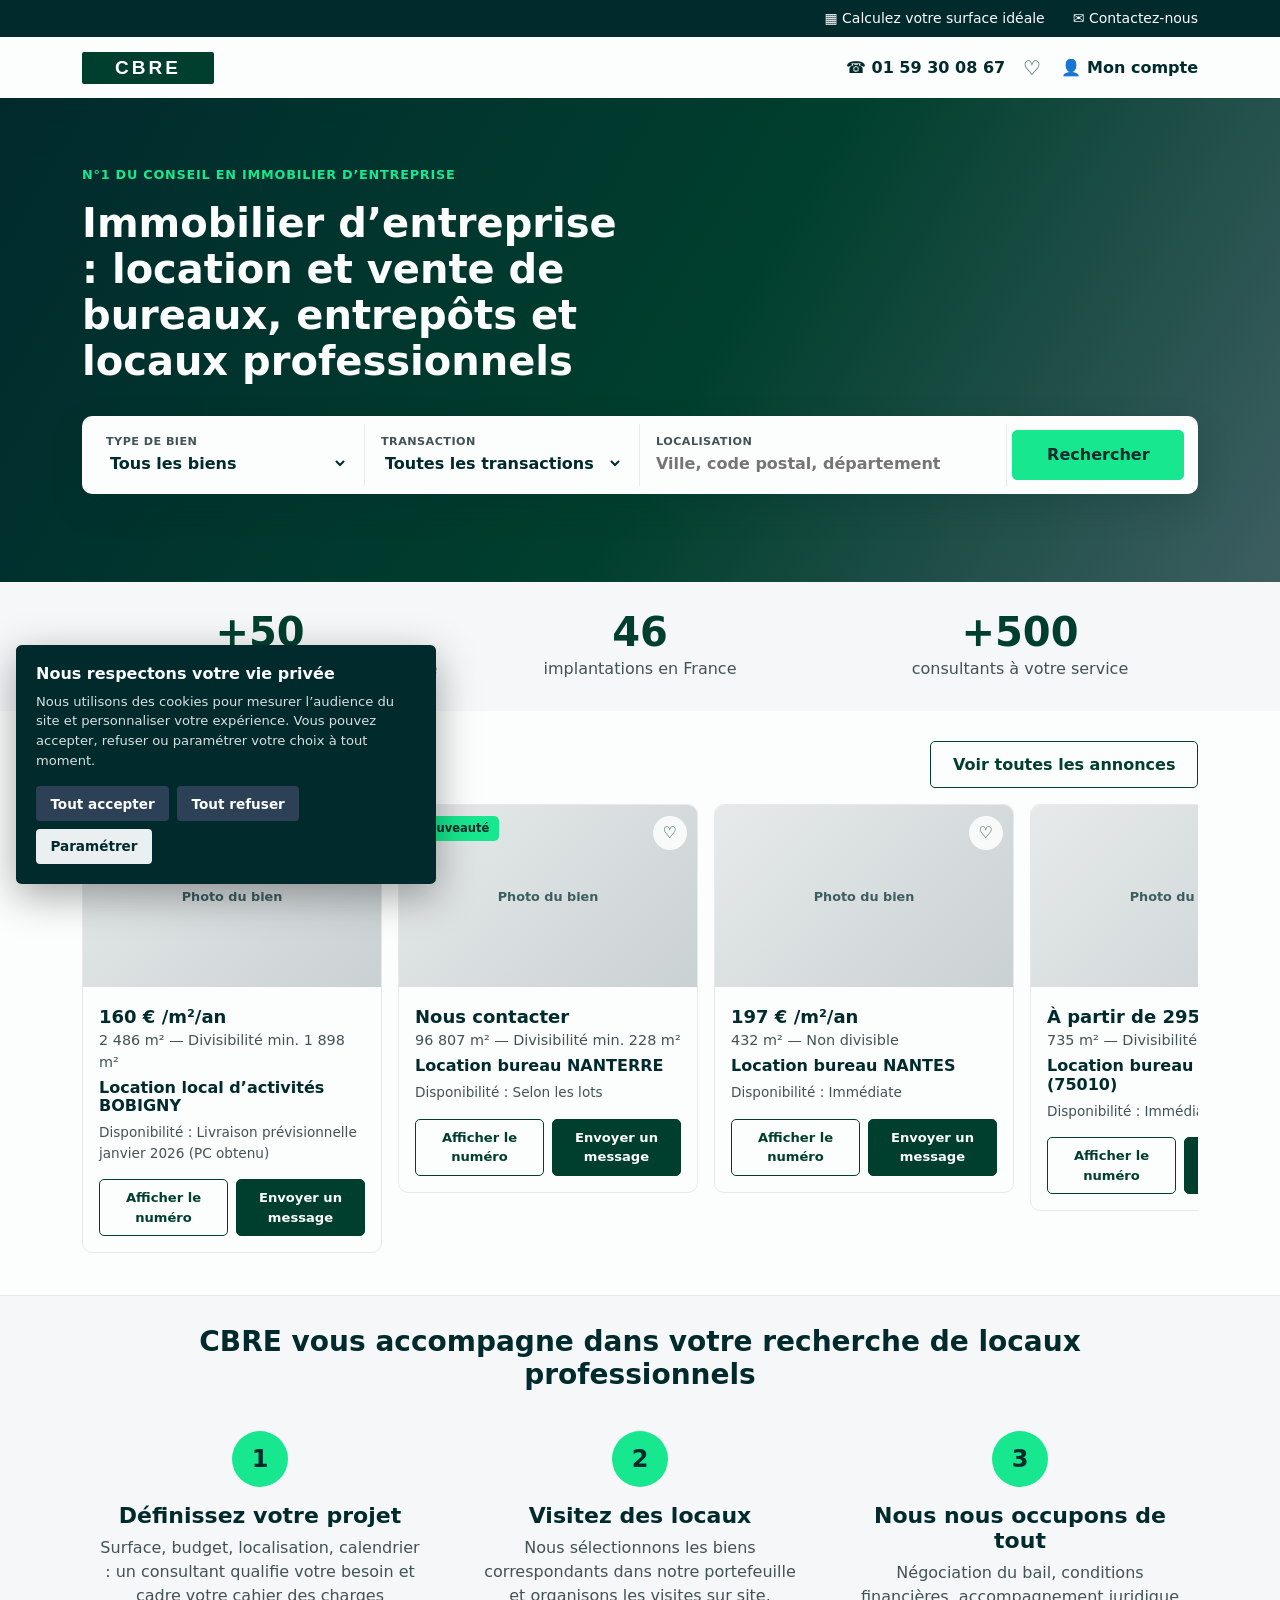
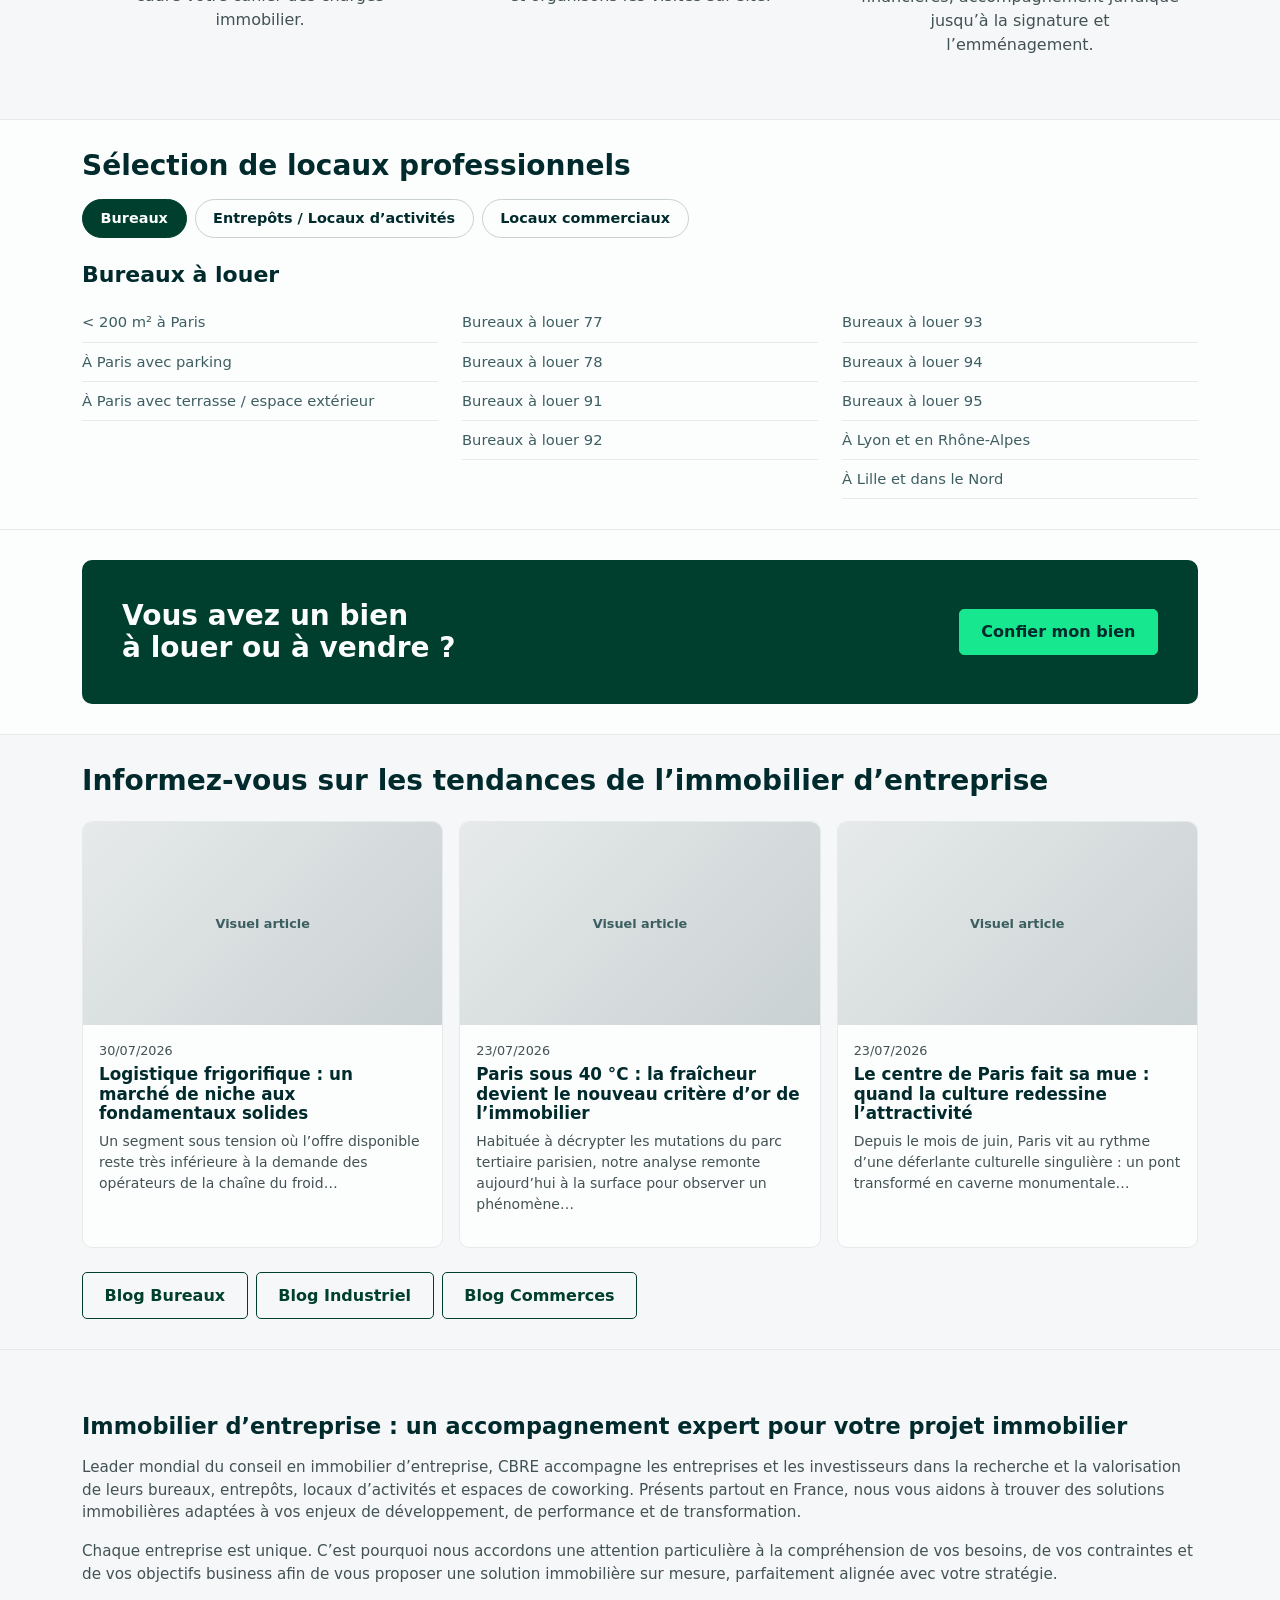
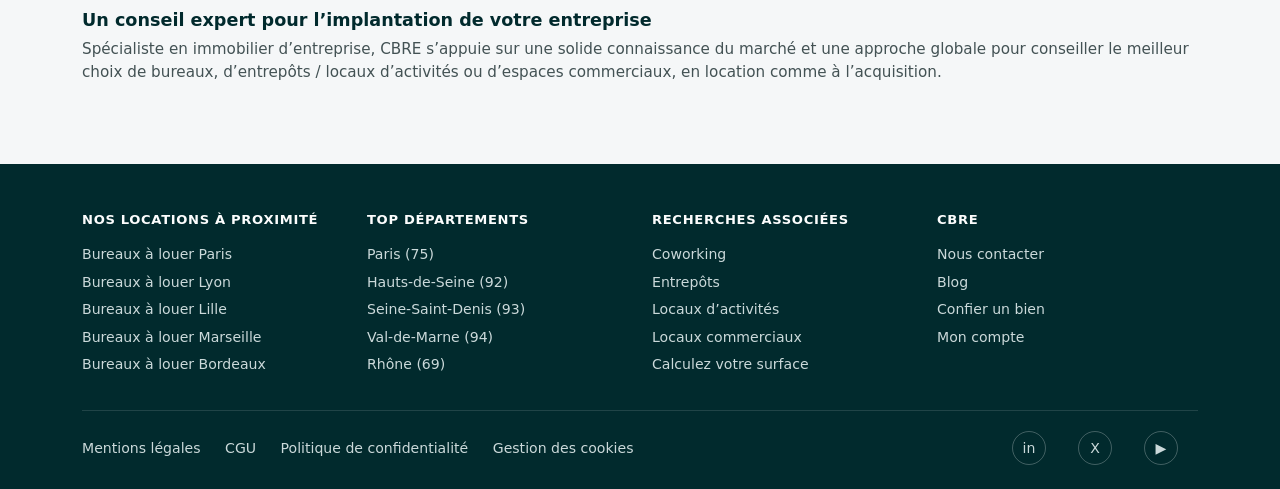
<file: index.html>
<!doctype html>
<html lang="fr">
<head>
<meta charset="utf-8">
<meta name="viewport" content="width=device-width, initial-scale=1">
<title>Immobilier d’Entreprise : Bureaux &amp; Entrepôts à Louer ou Vendre – CBRE | CBRE Immobilier d’entreprise</title>
<meta name="description" content="Location et vente de bureaux, entrepôts et locaux professionnels partout en France. CBRE, n°1 du conseil en immobilier d’entreprise.">
<link rel="icon" href="assets/img/logo.svg?v=da31b7548a">
<link href="https://cdn.jsdelivr.net/npm/bootstrap@5.3.3/dist/css/bootstrap.min.css" rel="stylesheet">
<link href="assets/css/cbre.css?v=731c64d3b2" rel="stylesheet">
</head>
<body>

<!-- ===================================================================
     HEADER : .navbar-top (CTA) + .navbar (logo | filtres | utilitaires)
     =================================================================== -->
<header class="fixed-top">
  <div class="navbar-top">
    <div class="container">
      <div class="cta">
        <a href="space-program.html">▦ Calculez votre surface idéale</a>
        <a href="contact.html">✉ Contactez-nous</a>
      </div>
    </div>
  </div>

  <nav class="navbar navbar-expand-lg">
    <div class="container">
      <a class="navbar-brand" href="index.html">
        <img src="assets/img/logo.svg?v=da31b7548a" alt="Logo CBRE" class="logo">
      </a>
      <div class="navbar-utils">
        <a class="tel" href="tel:0159300867">&#9742; 01 59 30 08 67</a>
        <a class="fav" href="favoris.html" aria-label="Vos favoris">&#9825;<span data-fav-count></span></a>
        <a class="account" href="compte.html">&#128100; Mon compte</a>
      </div>
    </div>
  </nav>
</header>

<main>

  <!-- ===================================================================
       HERO + moteur de recherche
       =================================================================== -->
  <section class="hero">
    <div class="container">
      <span class="baseline">n°1 du conseil en immobilier d’entreprise</span>
      <h1>Immobilier d’entreprise : location et vente de bureaux, entrepôts et locaux professionnels</h1>

      <form class="search-engine" action="recherche.html" method="get">
        <div class="row align-items-stretch">
          <div class="col-md-3 field">
            <label for="type">Type de bien</label>
            <select id="type" name="type">
              <option value="" selected>Tous les biens</option>
              <option value="bureaux">Bureaux</option>
              <option value="coworking">Coworking</option>
              <option value="activites">Entrepôts / Locaux d’activités</option>
              <option value="commerce">Commerces</option>
            </select>
          </div>
          <div class="col-md-3 field">
            <label for="transaction">Transaction</label>
            <select id="transaction" name="transaction">
              <option value="" selected>Toutes les transactions</option>
              <option value="location">Location</option>
              <option value="vente">Vente</option>
            </select>
          </div>
          <div class="col-md-4 field">
            <label for="lieu">Localisation</label>
            <input id="lieu" name="lieu" type="text" placeholder="Ville, code postal, département">
          </div>
          <div class="col-md-2 submit">
            <button class="btn btn-accent" type="submit">Rechercher</button>
          </div>
        </div>
      </form>
    </div>
  </section>

  <!-- ===================================================================
       CHIFFRES CLÉS
       =================================================================== -->
  <section class="key-figures">
    <div class="container">
      <div class="row text-center">
        <div class="col-md-4">
          <div class="figure-value">+50</div>
          <div class="figure-label">ans d’expérience en immobilier d’entreprise</div>
        </div>
        <div class="col-md-4 mt-4 mt-md-0">
          <div class="figure-value">46</div>
          <div class="figure-label">implantations en France</div>
        </div>
        <div class="col-md-4 mt-4 mt-md-0">
          <div class="figure-value">+500</div>
          <div class="figure-label">consultants à votre service</div>
        </div>
      </div>
    </div>
  </section>

  <!-- ===================================================================
       DERNIÈRES ANNONCES  (rail de .card.property-item)
       =================================================================== -->
  <section class="section">
    <div class="container">
      <div class="d-flex align-items-center justify-content-between mb-3">
        <h2>Dernières annonces</h2>
        <a href="recherche.html" class="btn btn-outline-primary d-none d-md-inline-block">Voir toutes les annonces</a>
      </div>

      <div class="card-rail">

        <a class="card property-item" href="annonce.html">
          <div class="card-img">
            <span class="badge-nouveaute">Nouveauté</span>
            <button class="btn-fav" type="button" data-fav-id="168083" aria-label="Ajouter aux favoris">♡</button>
            <div class="placeholder-img">Photo du bien</div>
          </div>
          <div class="card-body">
            <div class="price">160 € /m²/an</div>
            <div class="surface">2 486 m² — Divisibilité min. 1 898 m²</div>
            <h3 class="title">Location local d’activités BOBIGNY</h3>
            <div class="dispo">Disponibilité : Livraison prévisionnelle janvier 2026 (PC obtenu)</div>
          </div>
          <div class="card-actions">
            <button class="btn btn-outline-primary" type="button" data-phone="01 59 30 08 67">Afficher le numéro</button>
            <span class="btn btn-primary">Envoyer un message</span>
          </div>
        </a>

        <a class="card property-item" href="annonce.html">
          <div class="card-img">
            <span class="badge-nouveaute">Nouveauté</span>
            <button class="btn-fav" type="button" data-fav-id="159221" aria-label="Ajouter aux favoris">♡</button>
            <div class="placeholder-img">Photo du bien</div>
          </div>
          <div class="card-body">
            <div class="price">Nous contacter</div>
            <div class="surface">96 807 m² — Divisibilité min. 228 m²</div>
            <h3 class="title">Location bureau NANTERRE</h3>
            <div class="dispo">Disponibilité : Selon les lots</div>
          </div>
          <div class="card-actions">
            <button class="btn btn-outline-primary" type="button" data-phone="01 59 30 08 67">Afficher le numéro</button>
            <span class="btn btn-primary">Envoyer un message</span>
          </div>
        </a>

        <a class="card property-item" href="annonce.html">
          <div class="card-img">
            <button class="btn-fav" type="button" data-fav-id="164410" aria-label="Ajouter aux favoris">♡</button>
            <div class="placeholder-img">Photo du bien</div>
          </div>
          <div class="card-body">
            <div class="price">197 € /m²/an</div>
            <div class="surface">432 m² — Non divisible</div>
            <h3 class="title">Location bureau NANTES</h3>
            <div class="dispo">Disponibilité : Immédiate</div>
          </div>
          <div class="card-actions">
            <button class="btn btn-outline-primary" type="button" data-phone="01 59 30 08 67">Afficher le numéro</button>
            <span class="btn btn-primary">Envoyer un message</span>
          </div>
        </a>

        <a class="card property-item" href="annonce.html">
          <div class="card-img">
            <button class="btn-fav" type="button" data-fav-id="171002" aria-label="Ajouter aux favoris">♡</button>
            <div class="placeholder-img">Photo du bien</div>
          </div>
          <div class="card-body">
            <div class="price">À partir de 295 € /m²/an</div>
            <div class="surface">735 m² — Divisibilité min. 265 m²</div>
            <h3 class="title">Location bureau PARIS 10<sup>ème</sup> (75010)</h3>
            <div class="dispo">Disponibilité : Immédiate</div>
          </div>
          <div class="card-actions">
            <button class="btn btn-outline-primary" type="button" data-phone="01 59 30 08 67">Afficher le numéro</button>
            <span class="btn btn-primary">Envoyer un message</span>
          </div>
        </a>

        <a class="card property-item" href="annonce.html">
          <div class="card-img">
            <button class="btn-fav" type="button" data-fav-id="166845" aria-label="Ajouter aux favoris">♡</button>
            <div class="placeholder-img">Photo du bien</div>
          </div>
          <div class="card-body">
            <div class="price">159 € /m²/an</div>
            <div class="surface">170 m² — Non divisible</div>
            <h3 class="title">Location bureau LILLE</h3>
            <div class="dispo">Disponibilité : Immédiate</div>
          </div>
          <div class="card-actions">
            <button class="btn btn-outline-primary" type="button" data-phone="01 59 30 08 67">Afficher le numéro</button>
            <span class="btn btn-primary">Envoyer un message</span>
          </div>
        </a>

        <a class="card property-item" href="annonce.html">
          <div class="card-img">
            <span class="badge-nouveaute">Nouveauté</span>
            <button class="btn-fav" type="button" data-fav-id="169930" aria-label="Ajouter aux favoris">♡</button>
            <div class="placeholder-img">Photo du bien</div>
          </div>
          <div class="card-body">
            <div class="price">230 € /m²/an</div>
            <div class="surface">5 378 m² — Divisibilité min. 218 m²</div>
            <h3 class="title">Location bureau VALBONNE</h3>
            <div class="dispo">Disponibilité : Immédiate</div>
          </div>
          <div class="card-actions">
            <button class="btn btn-outline-primary" type="button" data-phone="01 59 30 08 67">Afficher le numéro</button>
            <span class="btn btn-primary">Envoyer un message</span>
          </div>
        </a>

      </div>
    </div>
  </section>

  <!-- ===================================================================
       PARCOURS EN 3 ÉTAPES
       =================================================================== -->
  <section class="section bg-light-grey">
    <div class="container">
      <h2 class="text-center mb-4">CBRE vous accompagne dans votre recherche de locaux professionnels</h2>
      <div class="row">
        <div class="col-md-4">
          <div class="step">
            <div class="num">1</div>
            <h3>Définissez votre projet</h3>
            <p class="text-muted-cbre">Surface, budget, localisation, calendrier : un consultant qualifie votre besoin
              et cadre votre cahier des charges immobilier.</p>
          </div>
        </div>
        <div class="col-md-4">
          <div class="step">
            <div class="num">2</div>
            <h3>Visitez des locaux</h3>
            <p class="text-muted-cbre">Nous sélectionnons les biens correspondants dans notre portefeuille
              et organisons les visites sur site.</p>
          </div>
        </div>
        <div class="col-md-4">
          <div class="step">
            <div class="num">3</div>
            <h3>Nous nous occupons de tout</h3>
            <p class="text-muted-cbre">Négociation du bail, conditions financières, accompagnement juridique
              jusqu’à la signature et l’emménagement.</p>
          </div>
        </div>
      </div>
    </div>
  </section>

  <!-- ===================================================================
       SÉLECTION DE LOCAUX (onglets + maillage de liens)
       =================================================================== -->
  <section class="section">
    <div class="container">
      <h2 class="mb-3">Sélection de locaux professionnels</h2>

      <div class="tab-selector">
        <button type="button" data-tab="bureaux" class="active">Bureaux</button>
        <button type="button" data-tab="entrepots">Entrepôts / Locaux d’activités</button>
        <button type="button" data-tab="commerces">Locaux commerciaux</button>
      </div>

      <div data-tab-panel="bureaux">
        <h3 class="mb-3">Bureaux à louer</h3>
        <div class="row link-grid">
          <div class="col-md-4">
            <a href="recherche.html">&lt; 200 m² à Paris</a>
            <a href="recherche.html">À Paris avec parking</a>
            <a href="recherche.html">À Paris avec terrasse / espace extérieur</a>
          </div>
          <div class="col-md-4">
            <a href="recherche.html">Bureaux à louer 77</a>
            <a href="recherche.html">Bureaux à louer 78</a>
            <a href="recherche.html">Bureaux à louer 91</a>
            <a href="recherche.html">Bureaux à louer 92</a>
          </div>
          <div class="col-md-4">
            <a href="recherche.html">Bureaux à louer 93</a>
            <a href="recherche.html">Bureaux à louer 94</a>
            <a href="recherche.html">Bureaux à louer 95</a>
            <a href="recherche.html">À Lyon et en Rhône-Alpes</a>
            <a href="recherche.html">À Lille et dans le Nord</a>
          </div>
        </div>
      </div>

      <div data-tab-panel="entrepots" hidden>
        <h3 class="mb-3">Entrepôts et locaux d’activités à louer</h3>
        <div class="row link-grid">
          <div class="col-md-4">
            <a href="recherche.html">Entrepôts en Île-de-France</a>
            <a href="recherche.html">Logistique urbaine Paris</a>
            <a href="recherche.html">Messageries</a>
          </div>
          <div class="col-md-4">
            <a href="recherche.html">Entrepôts à louer 93</a>
            <a href="recherche.html">Entrepôts à louer 94</a>
            <a href="recherche.html">Entrepôts à louer 95</a>
          </div>
          <div class="col-md-4">
            <a href="recherche.html">Locaux d’activités Lyon</a>
            <a href="recherche.html">Locaux d’activités Marseille</a>
            <a href="recherche.html">Logistique frigorifique</a>
          </div>
        </div>
      </div>

      <div data-tab-panel="commerces" hidden>
        <h3 class="mb-3">Locaux commerciaux à louer</h3>
        <div class="row link-grid">
          <div class="col-md-4">
            <a href="recherche.html">Pieds d’immeuble Paris</a>
            <a href="recherche.html">Centres commerciaux</a>
          </div>
          <div class="col-md-4">
            <a href="recherche.html">Retail park</a>
            <a href="recherche.html">Commerces Lyon</a>
          </div>
          <div class="col-md-4">
            <a href="recherche.html">Commerces Bordeaux</a>
            <a href="recherche.html">Commerces Lille</a>
          </div>
        </div>
      </div>
    </div>
  </section>

  <!-- ===================================================================
       CTA PROPRIÉTAIRE
       =================================================================== -->
  <section class="section">
    <div class="container">
      <div class="owner-cta">
        <h2>Vous avez un bien<br>à louer ou à vendre ?</h2>
        <a href="contact.html" class="btn btn-accent">Confier mon bien</a>
      </div>
    </div>
  </section>

  <!-- ===================================================================
       BLOG / TENDANCES
       =================================================================== -->
  <section class="section bg-light-grey">
    <div class="container">
      <h2 class="mb-4">Informez-vous sur les tendances de l’immobilier d’entreprise</h2>

      <div class="row g-3">
        <div class="col-md-4">
          <a class="post-card" href="blog.html">
            <div class="thumb"><div class="placeholder-img">Visuel article</div></div>
            <div class="post-body">
              <div class="date">30/07/2026</div>
              <h3>Logistique frigorifique : un marché de niche aux fondamentaux solides</h3>
              <p class="small text-muted-cbre">Un segment sous tension où l’offre disponible reste très inférieure
                à la demande des opérateurs de la chaîne du froid…</p>
            </div>
          </a>
        </div>
        <div class="col-md-4">
          <a class="post-card" href="blog.html">
            <div class="thumb"><div class="placeholder-img">Visuel article</div></div>
            <div class="post-body">
              <div class="date">23/07/2026</div>
              <h3>Paris sous 40 °C : la fraîcheur devient le nouveau critère d’or de l’immobilier</h3>
              <p class="small text-muted-cbre">Habituée à décrypter les mutations du parc tertiaire parisien,
                notre analyse remonte aujourd’hui à la surface pour observer un phénomène…</p>
            </div>
          </a>
        </div>
        <div class="col-md-4">
          <a class="post-card" href="blog.html">
            <div class="thumb"><div class="placeholder-img">Visuel article</div></div>
            <div class="post-body">
              <div class="date">23/07/2026</div>
              <h3>Le centre de Paris fait sa mue : quand la culture redessine l’attractivité</h3>
              <p class="small text-muted-cbre">Depuis le mois de juin, Paris vit au rythme d’une déferlante
                culturelle singulière : un pont transformé en caverne monumentale…</p>
            </div>
          </a>
        </div>
      </div>

      <div class="mt-4 d-flex gap-2 flex-wrap">
        <a href="blog.html" class="btn btn-outline-primary">Blog Bureaux</a>
        <a href="blog.html" class="btn btn-outline-primary">Blog Industriel</a>
        <a href="blog.html" class="btn btn-outline-primary">Blog Commerces</a>
      </div>
    </div>
  </section>

  <!-- ===================================================================
       BLOC SEO
       =================================================================== -->
  <section class="seo-block">
    <div class="container">
      <h2>Immobilier d’entreprise : un accompagnement expert pour votre projet immobilier</h2>
      <p>Leader mondial du conseil en immobilier d’entreprise, CBRE accompagne les entreprises et les
        investisseurs dans la recherche et la valorisation de leurs bureaux, entrepôts, locaux d’activités
        et espaces de coworking. Présents partout en France, nous vous aidons à trouver des solutions
        immobilières adaptées à vos enjeux de développement, de performance et de transformation.</p>
      <p>Chaque entreprise est unique. C’est pourquoi nous accordons une attention particulière à la
        compréhension de vos besoins, de vos contraintes et de vos objectifs business afin de vous proposer
        une solution immobilière sur mesure, parfaitement alignée avec votre stratégie.</p>

      <h3>Un conseil expert pour l’implantation de votre entreprise</h3>
      <p>Spécialiste en immobilier d’entreprise, CBRE s’appuie sur une solide connaissance du marché et une
        approche globale pour conseiller le meilleur choix de bureaux, d’entrepôts / locaux d’activités ou
        d’espaces commerciaux, en location comme à l’acquisition.</p>
    </div>
  </section>

</main>

<!-- ===================================================================
     FOOTER
     =================================================================== -->
<footer class="site-footer">
  <div class="container">
    <div class="row g-4">
      <div class="col-lg-3 col-md-6">
        <h4>Nos locations à proximité</h4>
        <a href="recherche.html">Bureaux à louer Paris</a>
        <a href="recherche.html">Bureaux à louer Lyon</a>
        <a href="recherche.html">Bureaux à louer Lille</a>
        <a href="recherche.html">Bureaux à louer Marseille</a>
        <a href="recherche.html">Bureaux à louer Bordeaux</a>
      </div>
      <div class="col-lg-3 col-md-6">
        <h4>Top départements</h4>
        <a href="recherche.html">Paris (75)</a>
        <a href="recherche.html">Hauts-de-Seine (92)</a>
        <a href="recherche.html">Seine-Saint-Denis (93)</a>
        <a href="recherche.html">Val-de-Marne (94)</a>
        <a href="recherche.html">Rhône (69)</a>
      </div>
      <div class="col-lg-3 col-md-6">
        <h4>Recherches associées</h4>
        <a href="recherche.html">Coworking</a>
        <a href="recherche.html">Entrepôts</a>
        <a href="recherche.html">Locaux d’activités</a>
        <a href="recherche.html">Locaux commerciaux</a>
        <a href="space-program.html">Calculez votre surface</a>
      </div>
      <div class="col-lg-3 col-md-6">
        <h4>CBRE</h4>
        <a href="contact.html">Nous contacter</a>
        <a href="blog.html">Blog</a>
        <a href="contact.html">Confier un bien</a>
        <a href="compte.html">Mon compte</a>
      </div>
    </div>

    <div class="footer-bottom">
      <div>
        <a href="#">Mentions légales</a>
        <a href="#">CGU</a>
        <a href="#">Politique de confidentialité</a>
        <a href="#">Gestion des cookies</a>
      </div>
      <div class="social">
        <a href="#" aria-label="LinkedIn">in</a>
        <a href="#" aria-label="X">X</a>
        <a href="#" aria-label="YouTube">▶</a>
      </div>
    </div>
  </div>
</footer>

<!-- Bandeau cookies -->
<div class="cookie-bar" hidden>
  <h5>Nous respectons votre vie privée</h5>
  <p>Nous utilisons des cookies pour mesurer l’audience du site et personnaliser votre expérience.
     Vous pouvez accepter, refuser ou paramétrer votre choix à tout moment.</p>
  <div class="actions">
    <button class="btn btn-cc-primary" data-consent="all">Tout accepter</button>
    <button class="btn btn-cc-primary" data-consent="necessary">Tout refuser</button>
    <button class="btn btn-cc-secondary" data-consent="custom">Paramétrer</button>
  </div>
</div>

<script src="https://cdn.jsdelivr.net/npm/bootstrap@5.3.3/dist/js/bootstrap.bundle.min.js"></script>
<script src="assets/js/app.js?v=empty-search-20260821"></script>
</body>
</html>
</file>
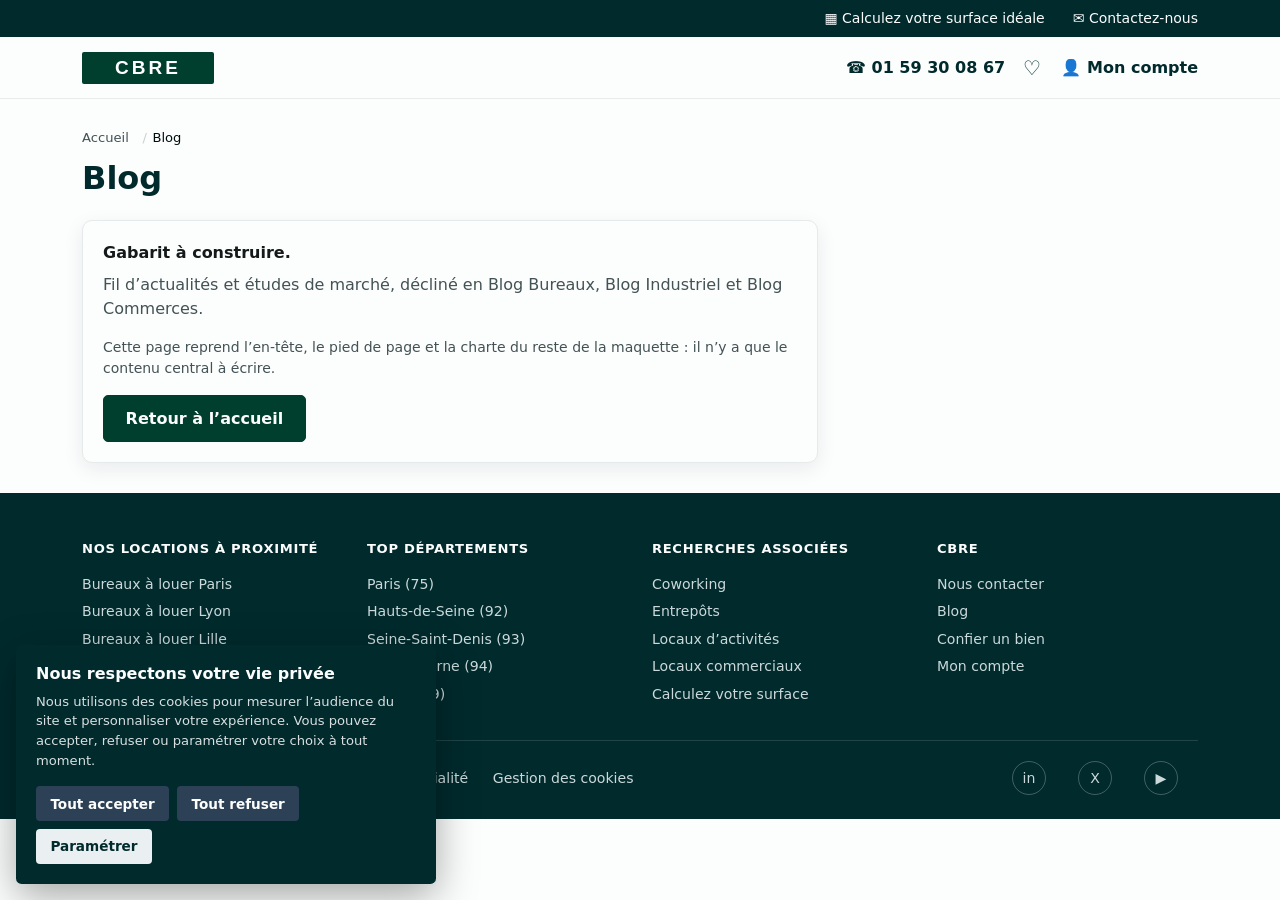
<file: blog.html>
<!doctype html>
<html lang="fr">
<head>
<meta charset="utf-8">
<meta name="viewport" content="width=device-width, initial-scale=1">
<title>Blog | CBRE Immobilier d’entreprise</title>
<meta name="robots" content="noindex">
<link rel="icon" href="assets/img/logo.svg?v=da31b7548a">
<link href="https://cdn.jsdelivr.net/npm/bootstrap@5.3.3/dist/css/bootstrap.min.css" rel="stylesheet">
<link href="assets/css/cbre.css?v=731c64d3b2" rel="stylesheet">
</head>
<body>

<header class="fixed-top">
  <div class="navbar-top">
    <div class="container">
      <div class="cta">
        <a href="space-program.html">▦ Calculez votre surface idéale</a>
        <a href="contact.html">✉ Contactez-nous</a>
      </div>
    </div>
  </div>

  <nav class="navbar navbar-expand-lg">
    <div class="container">
      <a class="navbar-brand" href="index.html">
        <img src="assets/img/logo.svg?v=da31b7548a" alt="Logo CBRE" class="logo">
      </a>
      <div class="navbar-utils">
        <a class="tel" href="tel:0159300867">&#9742; 01 59 30 08 67</a>
        <a class="fav" href="favoris.html" aria-label="Vos favoris">&#9825;<span data-fav-count></span></a>
        <a class="account" href="compte.html">&#128100; Mon compte</a>
      </div>
    </div>
  </nav>
</header>

<main>
  <section class="section">
    <div class="container">
      <ul class="breadcrumb">
        <li class="breadcrumb-item"><a href="index.html">Accueil</a></li>
        <li class="breadcrumb-item active"><span>Blog</span></li>
      </ul>

      <h1>Blog</h1>

      <div class="aside-card mt-4" style="max-width:46rem">
        <p class="mb-2"><strong>Gabarit à construire.</strong></p>
        <p class="text-muted-cbre mb-3">Fil d’actualités et études de marché, décliné en Blog Bureaux, Blog Industriel et Blog Commerces.</p>
        <p class="small text-muted-cbre mb-3">
          Cette page reprend l’en-tête, le pied de page et la charte du reste de la maquette :
          il n’y a que le contenu central à écrire.
        </p>
        <a class="btn btn-primary" href="index.html">Retour à l’accueil</a>
      </div>
    </div>
  </section>
</main>

<footer class="site-footer">
  <div class="container">
    <div class="row g-4">
      <div class="col-lg-3 col-md-6">
        <h4>Nos locations à proximité</h4>
        <a href="recherche.html">Bureaux à louer Paris</a>
        <a href="recherche.html">Bureaux à louer Lyon</a>
        <a href="recherche.html">Bureaux à louer Lille</a>
        <a href="recherche.html">Bureaux à louer Marseille</a>
        <a href="recherche.html">Bureaux à louer Bordeaux</a>
      </div>
      <div class="col-lg-3 col-md-6">
        <h4>Top départements</h4>
        <a href="recherche.html">Paris (75)</a>
        <a href="recherche.html">Hauts-de-Seine (92)</a>
        <a href="recherche.html">Seine-Saint-Denis (93)</a>
        <a href="recherche.html">Val-de-Marne (94)</a>
        <a href="recherche.html">Rhône (69)</a>
      </div>
      <div class="col-lg-3 col-md-6">
        <h4>Recherches associées</h4>
        <a href="recherche.html">Coworking</a>
        <a href="recherche.html">Entrepôts</a>
        <a href="recherche.html">Locaux d’activités</a>
        <a href="recherche.html">Locaux commerciaux</a>
        <a href="space-program.html">Calculez votre surface</a>
      </div>
      <div class="col-lg-3 col-md-6">
        <h4>CBRE</h4>
        <a href="contact.html">Nous contacter</a>
        <a href="blog.html">Blog</a>
        <a href="contact.html">Confier un bien</a>
        <a href="compte.html">Mon compte</a>
      </div>
    </div>

    <div class="footer-bottom">
      <div>
        <a href="#">Mentions légales</a>
        <a href="#">CGU</a>
        <a href="#">Politique de confidentialité</a>
        <a href="#">Gestion des cookies</a>
      </div>
      <div class="social">
        <a href="#" aria-label="LinkedIn">in</a>
        <a href="#" aria-label="X">X</a>
        <a href="#" aria-label="YouTube">▶</a>
      </div>
    </div>
  </div>
</footer>

<div class="cookie-bar" hidden>
  <h5>Nous respectons votre vie privée</h5>
  <p>Nous utilisons des cookies pour mesurer l’audience du site et personnaliser votre expérience.
     Vous pouvez accepter, refuser ou paramétrer votre choix à tout moment.</p>
  <div class="actions">
    <button class="btn btn-cc-primary" data-consent="all">Tout accepter</button>
    <button class="btn btn-cc-primary" data-consent="necessary">Tout refuser</button>
    <button class="btn btn-cc-secondary" data-consent="custom">Paramétrer</button>
  </div>
</div>

<script src="https://cdn.jsdelivr.net/npm/bootstrap@5.3.3/dist/js/bootstrap.bundle.min.js"></script>
<script src="assets/js/app.js?v=3e781000ac"></script>
</body>
</html>
</file>
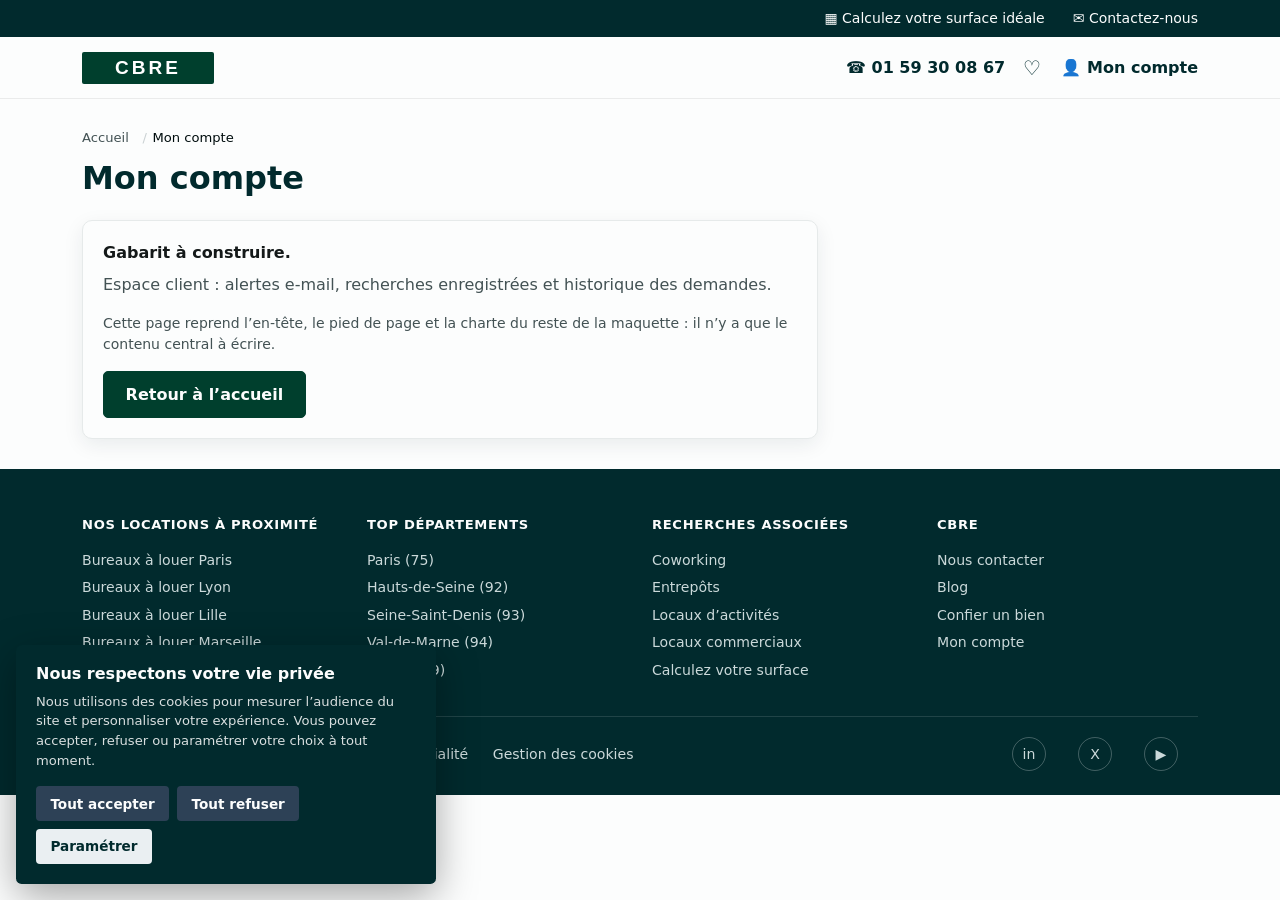
<file: compte.html>
<!doctype html>
<html lang="fr">
<head>
<meta charset="utf-8">
<meta name="viewport" content="width=device-width, initial-scale=1">
<title>Mon compte | CBRE Immobilier d’entreprise</title>
<meta name="robots" content="noindex">
<link rel="icon" href="assets/img/logo.svg?v=da31b7548a">
<link href="https://cdn.jsdelivr.net/npm/bootstrap@5.3.3/dist/css/bootstrap.min.css" rel="stylesheet">
<link href="assets/css/cbre.css?v=731c64d3b2" rel="stylesheet">
</head>
<body>

<header class="fixed-top">
  <div class="navbar-top">
    <div class="container">
      <div class="cta">
        <a href="space-program.html">▦ Calculez votre surface idéale</a>
        <a href="contact.html">✉ Contactez-nous</a>
      </div>
    </div>
  </div>

  <nav class="navbar navbar-expand-lg">
    <div class="container">
      <a class="navbar-brand" href="index.html">
        <img src="assets/img/logo.svg?v=da31b7548a" alt="Logo CBRE" class="logo">
      </a>
      <div class="navbar-utils">
        <a class="tel" href="tel:0159300867">&#9742; 01 59 30 08 67</a>
        <a class="fav" href="favoris.html" aria-label="Vos favoris">&#9825;<span data-fav-count></span></a>
        <a class="account" href="compte.html">&#128100; Mon compte</a>
      </div>
    </div>
  </nav>
</header>

<main>
  <section class="section">
    <div class="container">
      <ul class="breadcrumb">
        <li class="breadcrumb-item"><a href="index.html">Accueil</a></li>
        <li class="breadcrumb-item active"><span>Mon compte</span></li>
      </ul>

      <h1>Mon compte</h1>

      <div class="aside-card mt-4" style="max-width:46rem">
        <p class="mb-2"><strong>Gabarit à construire.</strong></p>
        <p class="text-muted-cbre mb-3">Espace client : alertes e-mail, recherches enregistrées et historique des demandes.</p>
        <p class="small text-muted-cbre mb-3">
          Cette page reprend l’en-tête, le pied de page et la charte du reste de la maquette :
          il n’y a que le contenu central à écrire.
        </p>
        <a class="btn btn-primary" href="index.html">Retour à l’accueil</a>
      </div>
    </div>
  </section>
</main>

<footer class="site-footer">
  <div class="container">
    <div class="row g-4">
      <div class="col-lg-3 col-md-6">
        <h4>Nos locations à proximité</h4>
        <a href="recherche.html">Bureaux à louer Paris</a>
        <a href="recherche.html">Bureaux à louer Lyon</a>
        <a href="recherche.html">Bureaux à louer Lille</a>
        <a href="recherche.html">Bureaux à louer Marseille</a>
        <a href="recherche.html">Bureaux à louer Bordeaux</a>
      </div>
      <div class="col-lg-3 col-md-6">
        <h4>Top départements</h4>
        <a href="recherche.html">Paris (75)</a>
        <a href="recherche.html">Hauts-de-Seine (92)</a>
        <a href="recherche.html">Seine-Saint-Denis (93)</a>
        <a href="recherche.html">Val-de-Marne (94)</a>
        <a href="recherche.html">Rhône (69)</a>
      </div>
      <div class="col-lg-3 col-md-6">
        <h4>Recherches associées</h4>
        <a href="recherche.html">Coworking</a>
        <a href="recherche.html">Entrepôts</a>
        <a href="recherche.html">Locaux d’activités</a>
        <a href="recherche.html">Locaux commerciaux</a>
        <a href="space-program.html">Calculez votre surface</a>
      </div>
      <div class="col-lg-3 col-md-6">
        <h4>CBRE</h4>
        <a href="contact.html">Nous contacter</a>
        <a href="blog.html">Blog</a>
        <a href="contact.html">Confier un bien</a>
        <a href="compte.html">Mon compte</a>
      </div>
    </div>

    <div class="footer-bottom">
      <div>
        <a href="#">Mentions légales</a>
        <a href="#">CGU</a>
        <a href="#">Politique de confidentialité</a>
        <a href="#">Gestion des cookies</a>
      </div>
      <div class="social">
        <a href="#" aria-label="LinkedIn">in</a>
        <a href="#" aria-label="X">X</a>
        <a href="#" aria-label="YouTube">▶</a>
      </div>
    </div>
  </div>
</footer>

<div class="cookie-bar" hidden>
  <h5>Nous respectons votre vie privée</h5>
  <p>Nous utilisons des cookies pour mesurer l’audience du site et personnaliser votre expérience.
     Vous pouvez accepter, refuser ou paramétrer votre choix à tout moment.</p>
  <div class="actions">
    <button class="btn btn-cc-primary" data-consent="all">Tout accepter</button>
    <button class="btn btn-cc-primary" data-consent="necessary">Tout refuser</button>
    <button class="btn btn-cc-secondary" data-consent="custom">Paramétrer</button>
  </div>
</div>

<script src="https://cdn.jsdelivr.net/npm/bootstrap@5.3.3/dist/js/bootstrap.bundle.min.js"></script>
<script src="assets/js/app.js?v=3e781000ac"></script>
</body>
</html>
</file>
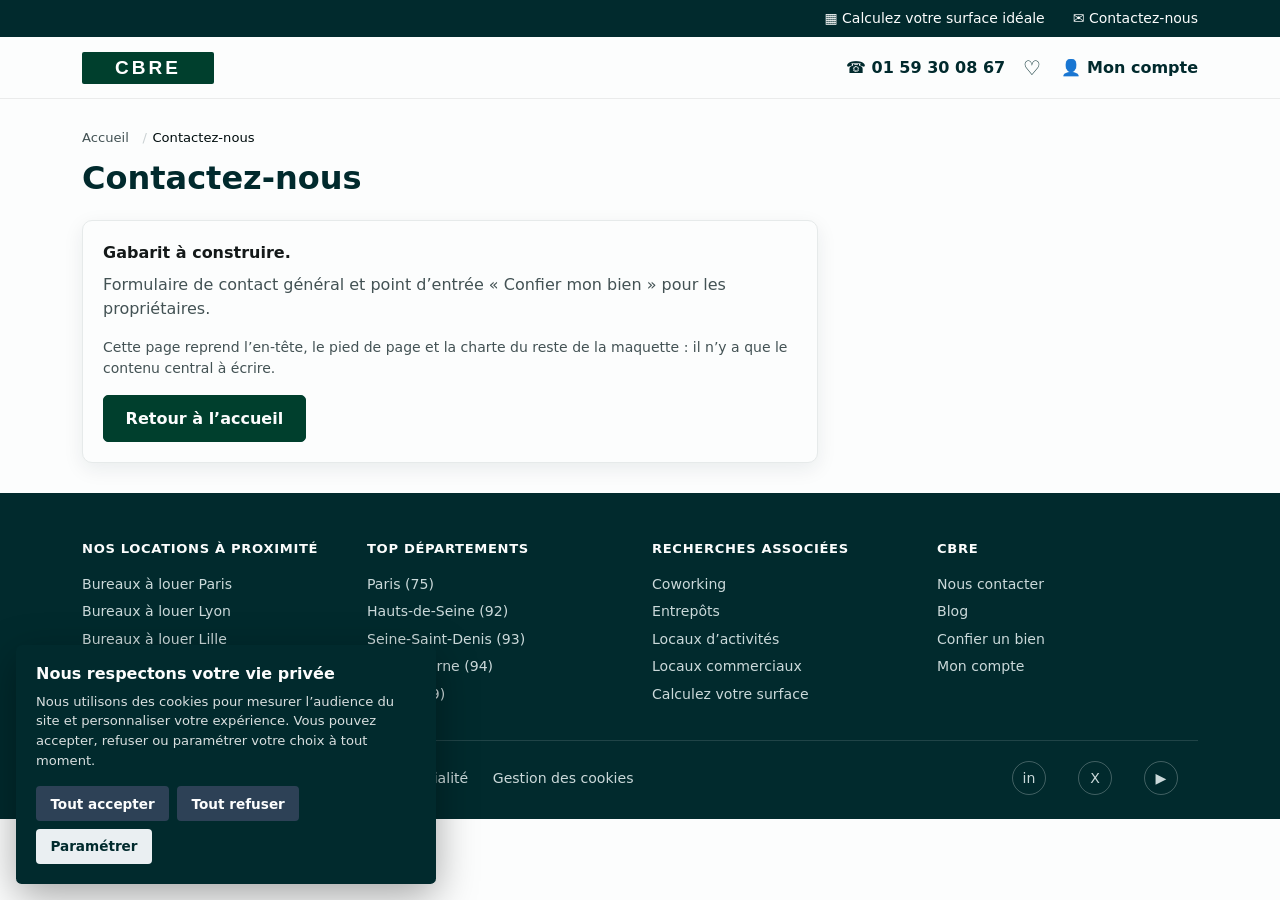
<file: contact.html>
<!doctype html>
<html lang="fr">
<head>
<meta charset="utf-8">
<meta name="viewport" content="width=device-width, initial-scale=1">
<title>Contactez-nous | CBRE Immobilier d’entreprise</title>
<meta name="robots" content="noindex">
<link rel="icon" href="assets/img/logo.svg?v=da31b7548a">
<link href="https://cdn.jsdelivr.net/npm/bootstrap@5.3.3/dist/css/bootstrap.min.css" rel="stylesheet">
<link href="assets/css/cbre.css?v=731c64d3b2" rel="stylesheet">
</head>
<body>

<header class="fixed-top">
  <div class="navbar-top">
    <div class="container">
      <div class="cta">
        <a href="space-program.html">▦ Calculez votre surface idéale</a>
        <a href="contact.html">✉ Contactez-nous</a>
      </div>
    </div>
  </div>

  <nav class="navbar navbar-expand-lg">
    <div class="container">
      <a class="navbar-brand" href="index.html">
        <img src="assets/img/logo.svg?v=da31b7548a" alt="Logo CBRE" class="logo">
      </a>
      <div class="navbar-utils">
        <a class="tel" href="tel:0159300867">&#9742; 01 59 30 08 67</a>
        <a class="fav" href="favoris.html" aria-label="Vos favoris">&#9825;<span data-fav-count></span></a>
        <a class="account" href="compte.html">&#128100; Mon compte</a>
      </div>
    </div>
  </nav>
</header>

<main>
  <section class="section">
    <div class="container">
      <ul class="breadcrumb">
        <li class="breadcrumb-item"><a href="index.html">Accueil</a></li>
        <li class="breadcrumb-item active"><span>Contactez-nous</span></li>
      </ul>

      <h1>Contactez-nous</h1>

      <div class="aside-card mt-4" style="max-width:46rem">
        <p class="mb-2"><strong>Gabarit à construire.</strong></p>
        <p class="text-muted-cbre mb-3">Formulaire de contact général et point d’entrée « Confier mon bien » pour les propriétaires.</p>
        <p class="small text-muted-cbre mb-3">
          Cette page reprend l’en-tête, le pied de page et la charte du reste de la maquette :
          il n’y a que le contenu central à écrire.
        </p>
        <a class="btn btn-primary" href="index.html">Retour à l’accueil</a>
      </div>
    </div>
  </section>
</main>

<footer class="site-footer">
  <div class="container">
    <div class="row g-4">
      <div class="col-lg-3 col-md-6">
        <h4>Nos locations à proximité</h4>
        <a href="recherche.html">Bureaux à louer Paris</a>
        <a href="recherche.html">Bureaux à louer Lyon</a>
        <a href="recherche.html">Bureaux à louer Lille</a>
        <a href="recherche.html">Bureaux à louer Marseille</a>
        <a href="recherche.html">Bureaux à louer Bordeaux</a>
      </div>
      <div class="col-lg-3 col-md-6">
        <h4>Top départements</h4>
        <a href="recherche.html">Paris (75)</a>
        <a href="recherche.html">Hauts-de-Seine (92)</a>
        <a href="recherche.html">Seine-Saint-Denis (93)</a>
        <a href="recherche.html">Val-de-Marne (94)</a>
        <a href="recherche.html">Rhône (69)</a>
      </div>
      <div class="col-lg-3 col-md-6">
        <h4>Recherches associées</h4>
        <a href="recherche.html">Coworking</a>
        <a href="recherche.html">Entrepôts</a>
        <a href="recherche.html">Locaux d’activités</a>
        <a href="recherche.html">Locaux commerciaux</a>
        <a href="space-program.html">Calculez votre surface</a>
      </div>
      <div class="col-lg-3 col-md-6">
        <h4>CBRE</h4>
        <a href="contact.html">Nous contacter</a>
        <a href="blog.html">Blog</a>
        <a href="contact.html">Confier un bien</a>
        <a href="compte.html">Mon compte</a>
      </div>
    </div>

    <div class="footer-bottom">
      <div>
        <a href="#">Mentions légales</a>
        <a href="#">CGU</a>
        <a href="#">Politique de confidentialité</a>
        <a href="#">Gestion des cookies</a>
      </div>
      <div class="social">
        <a href="#" aria-label="LinkedIn">in</a>
        <a href="#" aria-label="X">X</a>
        <a href="#" aria-label="YouTube">▶</a>
      </div>
    </div>
  </div>
</footer>

<div class="cookie-bar" hidden>
  <h5>Nous respectons votre vie privée</h5>
  <p>Nous utilisons des cookies pour mesurer l’audience du site et personnaliser votre expérience.
     Vous pouvez accepter, refuser ou paramétrer votre choix à tout moment.</p>
  <div class="actions">
    <button class="btn btn-cc-primary" data-consent="all">Tout accepter</button>
    <button class="btn btn-cc-primary" data-consent="necessary">Tout refuser</button>
    <button class="btn btn-cc-secondary" data-consent="custom">Paramétrer</button>
  </div>
</div>

<script src="https://cdn.jsdelivr.net/npm/bootstrap@5.3.3/dist/js/bootstrap.bundle.min.js"></script>
<script src="assets/js/app.js?v=3e781000ac"></script>
</body>
</html>
</file>
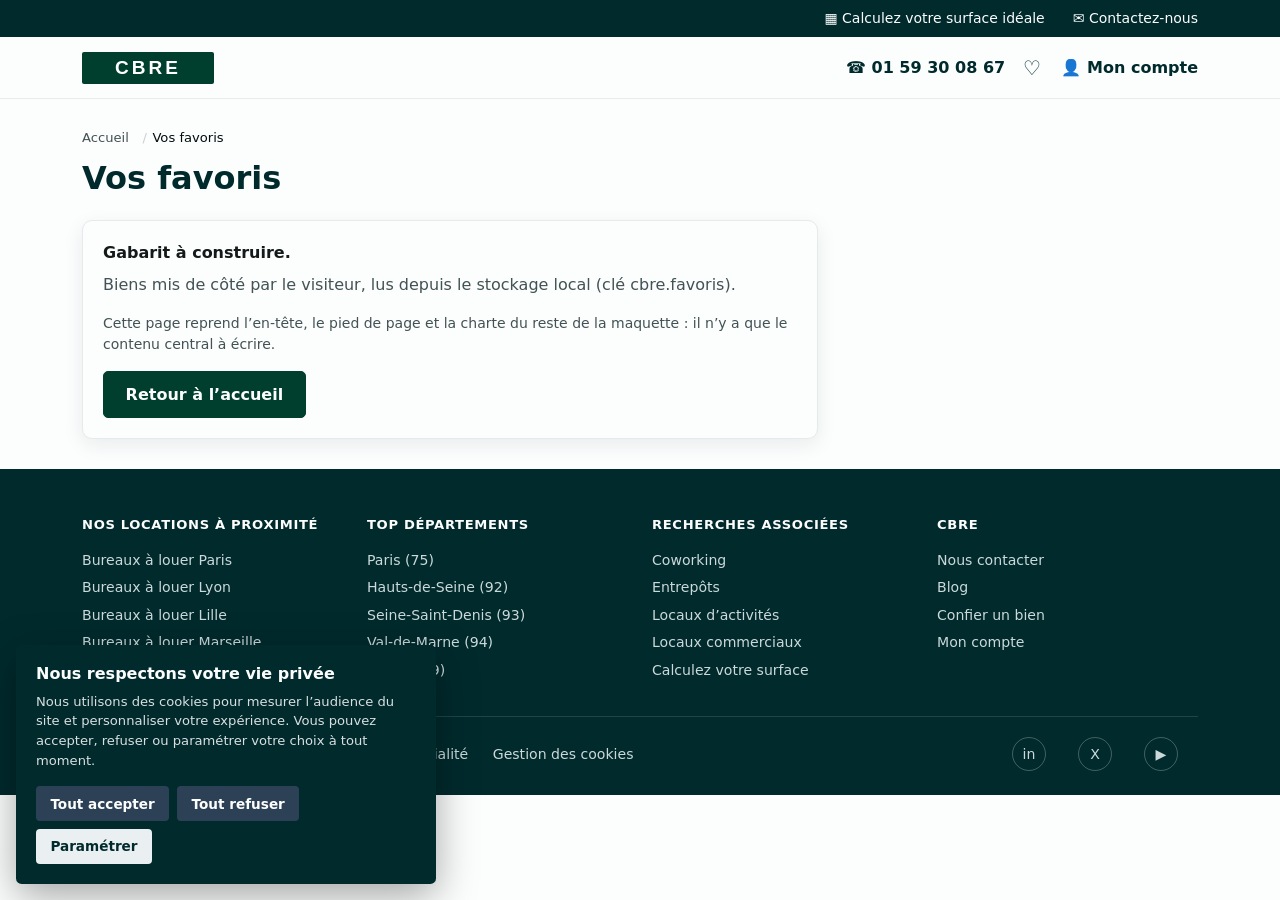
<file: favoris.html>
<!doctype html>
<html lang="fr">
<head>
<meta charset="utf-8">
<meta name="viewport" content="width=device-width, initial-scale=1">
<title>Vos favoris | CBRE Immobilier d’entreprise</title>
<meta name="robots" content="noindex">
<link rel="icon" href="assets/img/logo.svg?v=da31b7548a">
<link href="https://cdn.jsdelivr.net/npm/bootstrap@5.3.3/dist/css/bootstrap.min.css" rel="stylesheet">
<link href="assets/css/cbre.css?v=731c64d3b2" rel="stylesheet">
</head>
<body>

<header class="fixed-top">
  <div class="navbar-top">
    <div class="container">
      <div class="cta">
        <a href="space-program.html">▦ Calculez votre surface idéale</a>
        <a href="contact.html">✉ Contactez-nous</a>
      </div>
    </div>
  </div>

  <nav class="navbar navbar-expand-lg">
    <div class="container">
      <a class="navbar-brand" href="index.html">
        <img src="assets/img/logo.svg?v=da31b7548a" alt="Logo CBRE" class="logo">
      </a>
      <div class="navbar-utils">
        <a class="tel" href="tel:0159300867">&#9742; 01 59 30 08 67</a>
        <a class="fav" href="favoris.html" aria-label="Vos favoris">&#9825;<span data-fav-count></span></a>
        <a class="account" href="compte.html">&#128100; Mon compte</a>
      </div>
    </div>
  </nav>
</header>

<main>
  <section class="section">
    <div class="container">
      <ul class="breadcrumb">
        <li class="breadcrumb-item"><a href="index.html">Accueil</a></li>
        <li class="breadcrumb-item active"><span>Vos favoris</span></li>
      </ul>

      <h1>Vos favoris</h1>

      <div class="aside-card mt-4" style="max-width:46rem">
        <p class="mb-2"><strong>Gabarit à construire.</strong></p>
        <p class="text-muted-cbre mb-3">Biens mis de côté par le visiteur, lus depuis le stockage local (clé cbre.favoris).</p>
        <p class="small text-muted-cbre mb-3">
          Cette page reprend l’en-tête, le pied de page et la charte du reste de la maquette :
          il n’y a que le contenu central à écrire.
        </p>
        <a class="btn btn-primary" href="index.html">Retour à l’accueil</a>
      </div>
    </div>
  </section>
</main>

<footer class="site-footer">
  <div class="container">
    <div class="row g-4">
      <div class="col-lg-3 col-md-6">
        <h4>Nos locations à proximité</h4>
        <a href="recherche.html">Bureaux à louer Paris</a>
        <a href="recherche.html">Bureaux à louer Lyon</a>
        <a href="recherche.html">Bureaux à louer Lille</a>
        <a href="recherche.html">Bureaux à louer Marseille</a>
        <a href="recherche.html">Bureaux à louer Bordeaux</a>
      </div>
      <div class="col-lg-3 col-md-6">
        <h4>Top départements</h4>
        <a href="recherche.html">Paris (75)</a>
        <a href="recherche.html">Hauts-de-Seine (92)</a>
        <a href="recherche.html">Seine-Saint-Denis (93)</a>
        <a href="recherche.html">Val-de-Marne (94)</a>
        <a href="recherche.html">Rhône (69)</a>
      </div>
      <div class="col-lg-3 col-md-6">
        <h4>Recherches associées</h4>
        <a href="recherche.html">Coworking</a>
        <a href="recherche.html">Entrepôts</a>
        <a href="recherche.html">Locaux d’activités</a>
        <a href="recherche.html">Locaux commerciaux</a>
        <a href="space-program.html">Calculez votre surface</a>
      </div>
      <div class="col-lg-3 col-md-6">
        <h4>CBRE</h4>
        <a href="contact.html">Nous contacter</a>
        <a href="blog.html">Blog</a>
        <a href="contact.html">Confier un bien</a>
        <a href="compte.html">Mon compte</a>
      </div>
    </div>

    <div class="footer-bottom">
      <div>
        <a href="#">Mentions légales</a>
        <a href="#">CGU</a>
        <a href="#">Politique de confidentialité</a>
        <a href="#">Gestion des cookies</a>
      </div>
      <div class="social">
        <a href="#" aria-label="LinkedIn">in</a>
        <a href="#" aria-label="X">X</a>
        <a href="#" aria-label="YouTube">▶</a>
      </div>
    </div>
  </div>
</footer>

<div class="cookie-bar" hidden>
  <h5>Nous respectons votre vie privée</h5>
  <p>Nous utilisons des cookies pour mesurer l’audience du site et personnaliser votre expérience.
     Vous pouvez accepter, refuser ou paramétrer votre choix à tout moment.</p>
  <div class="actions">
    <button class="btn btn-cc-primary" data-consent="all">Tout accepter</button>
    <button class="btn btn-cc-primary" data-consent="necessary">Tout refuser</button>
    <button class="btn btn-cc-secondary" data-consent="custom">Paramétrer</button>
  </div>
</div>

<script src="https://cdn.jsdelivr.net/npm/bootstrap@5.3.3/dist/js/bootstrap.bundle.min.js"></script>
<script src="assets/js/app.js?v=3e781000ac"></script>
</body>
</html>
</file>
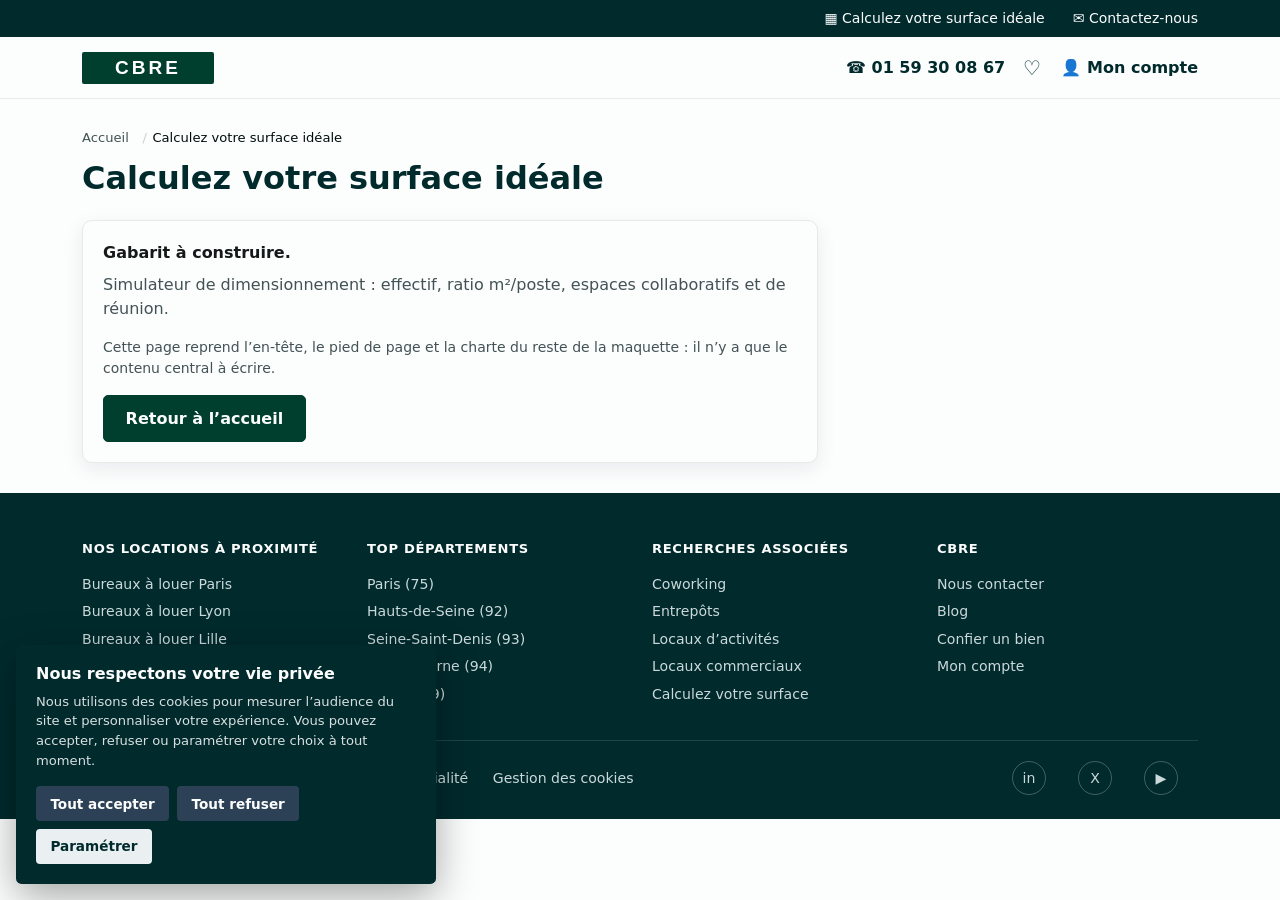
<file: space-program.html>
<!doctype html>
<html lang="fr">
<head>
<meta charset="utf-8">
<meta name="viewport" content="width=device-width, initial-scale=1">
<title>Calculez votre surface idéale | CBRE Immobilier d’entreprise</title>
<meta name="robots" content="noindex">
<link rel="icon" href="assets/img/logo.svg?v=da31b7548a">
<link href="https://cdn.jsdelivr.net/npm/bootstrap@5.3.3/dist/css/bootstrap.min.css" rel="stylesheet">
<link href="assets/css/cbre.css?v=731c64d3b2" rel="stylesheet">
</head>
<body>

<header class="fixed-top">
  <div class="navbar-top">
    <div class="container">
      <div class="cta">
        <a href="space-program.html">▦ Calculez votre surface idéale</a>
        <a href="contact.html">✉ Contactez-nous</a>
      </div>
    </div>
  </div>

  <nav class="navbar navbar-expand-lg">
    <div class="container">
      <a class="navbar-brand" href="index.html">
        <img src="assets/img/logo.svg?v=da31b7548a" alt="Logo CBRE" class="logo">
      </a>
      <div class="navbar-utils">
        <a class="tel" href="tel:0159300867">&#9742; 01 59 30 08 67</a>
        <a class="fav" href="favoris.html" aria-label="Vos favoris">&#9825;<span data-fav-count></span></a>
        <a class="account" href="compte.html">&#128100; Mon compte</a>
      </div>
    </div>
  </nav>
</header>

<main>
  <section class="section">
    <div class="container">
      <ul class="breadcrumb">
        <li class="breadcrumb-item"><a href="index.html">Accueil</a></li>
        <li class="breadcrumb-item active"><span>Calculez votre surface idéale</span></li>
      </ul>

      <h1>Calculez votre surface idéale</h1>

      <div class="aside-card mt-4" style="max-width:46rem">
        <p class="mb-2"><strong>Gabarit à construire.</strong></p>
        <p class="text-muted-cbre mb-3">Simulateur de dimensionnement : effectif, ratio m²/poste, espaces collaboratifs et de réunion.</p>
        <p class="small text-muted-cbre mb-3">
          Cette page reprend l’en-tête, le pied de page et la charte du reste de la maquette :
          il n’y a que le contenu central à écrire.
        </p>
        <a class="btn btn-primary" href="index.html">Retour à l’accueil</a>
      </div>
    </div>
  </section>
</main>

<footer class="site-footer">
  <div class="container">
    <div class="row g-4">
      <div class="col-lg-3 col-md-6">
        <h4>Nos locations à proximité</h4>
        <a href="recherche.html">Bureaux à louer Paris</a>
        <a href="recherche.html">Bureaux à louer Lyon</a>
        <a href="recherche.html">Bureaux à louer Lille</a>
        <a href="recherche.html">Bureaux à louer Marseille</a>
        <a href="recherche.html">Bureaux à louer Bordeaux</a>
      </div>
      <div class="col-lg-3 col-md-6">
        <h4>Top départements</h4>
        <a href="recherche.html">Paris (75)</a>
        <a href="recherche.html">Hauts-de-Seine (92)</a>
        <a href="recherche.html">Seine-Saint-Denis (93)</a>
        <a href="recherche.html">Val-de-Marne (94)</a>
        <a href="recherche.html">Rhône (69)</a>
      </div>
      <div class="col-lg-3 col-md-6">
        <h4>Recherches associées</h4>
        <a href="recherche.html">Coworking</a>
        <a href="recherche.html">Entrepôts</a>
        <a href="recherche.html">Locaux d’activités</a>
        <a href="recherche.html">Locaux commerciaux</a>
        <a href="space-program.html">Calculez votre surface</a>
      </div>
      <div class="col-lg-3 col-md-6">
        <h4>CBRE</h4>
        <a href="contact.html">Nous contacter</a>
        <a href="blog.html">Blog</a>
        <a href="contact.html">Confier un bien</a>
        <a href="compte.html">Mon compte</a>
      </div>
    </div>

    <div class="footer-bottom">
      <div>
        <a href="#">Mentions légales</a>
        <a href="#">CGU</a>
        <a href="#">Politique de confidentialité</a>
        <a href="#">Gestion des cookies</a>
      </div>
      <div class="social">
        <a href="#" aria-label="LinkedIn">in</a>
        <a href="#" aria-label="X">X</a>
        <a href="#" aria-label="YouTube">▶</a>
      </div>
    </div>
  </div>
</footer>

<div class="cookie-bar" hidden>
  <h5>Nous respectons votre vie privée</h5>
  <p>Nous utilisons des cookies pour mesurer l’audience du site et personnaliser votre expérience.
     Vous pouvez accepter, refuser ou paramétrer votre choix à tout moment.</p>
  <div class="actions">
    <button class="btn btn-cc-primary" data-consent="all">Tout accepter</button>
    <button class="btn btn-cc-primary" data-consent="necessary">Tout refuser</button>
    <button class="btn btn-cc-secondary" data-consent="custom">Paramétrer</button>
  </div>
</div>

<script src="https://cdn.jsdelivr.net/npm/bootstrap@5.3.3/dist/js/bootstrap.bundle.min.js"></script>
<script src="assets/js/app.js?v=3e781000ac"></script>
</body>
</html>
</file>
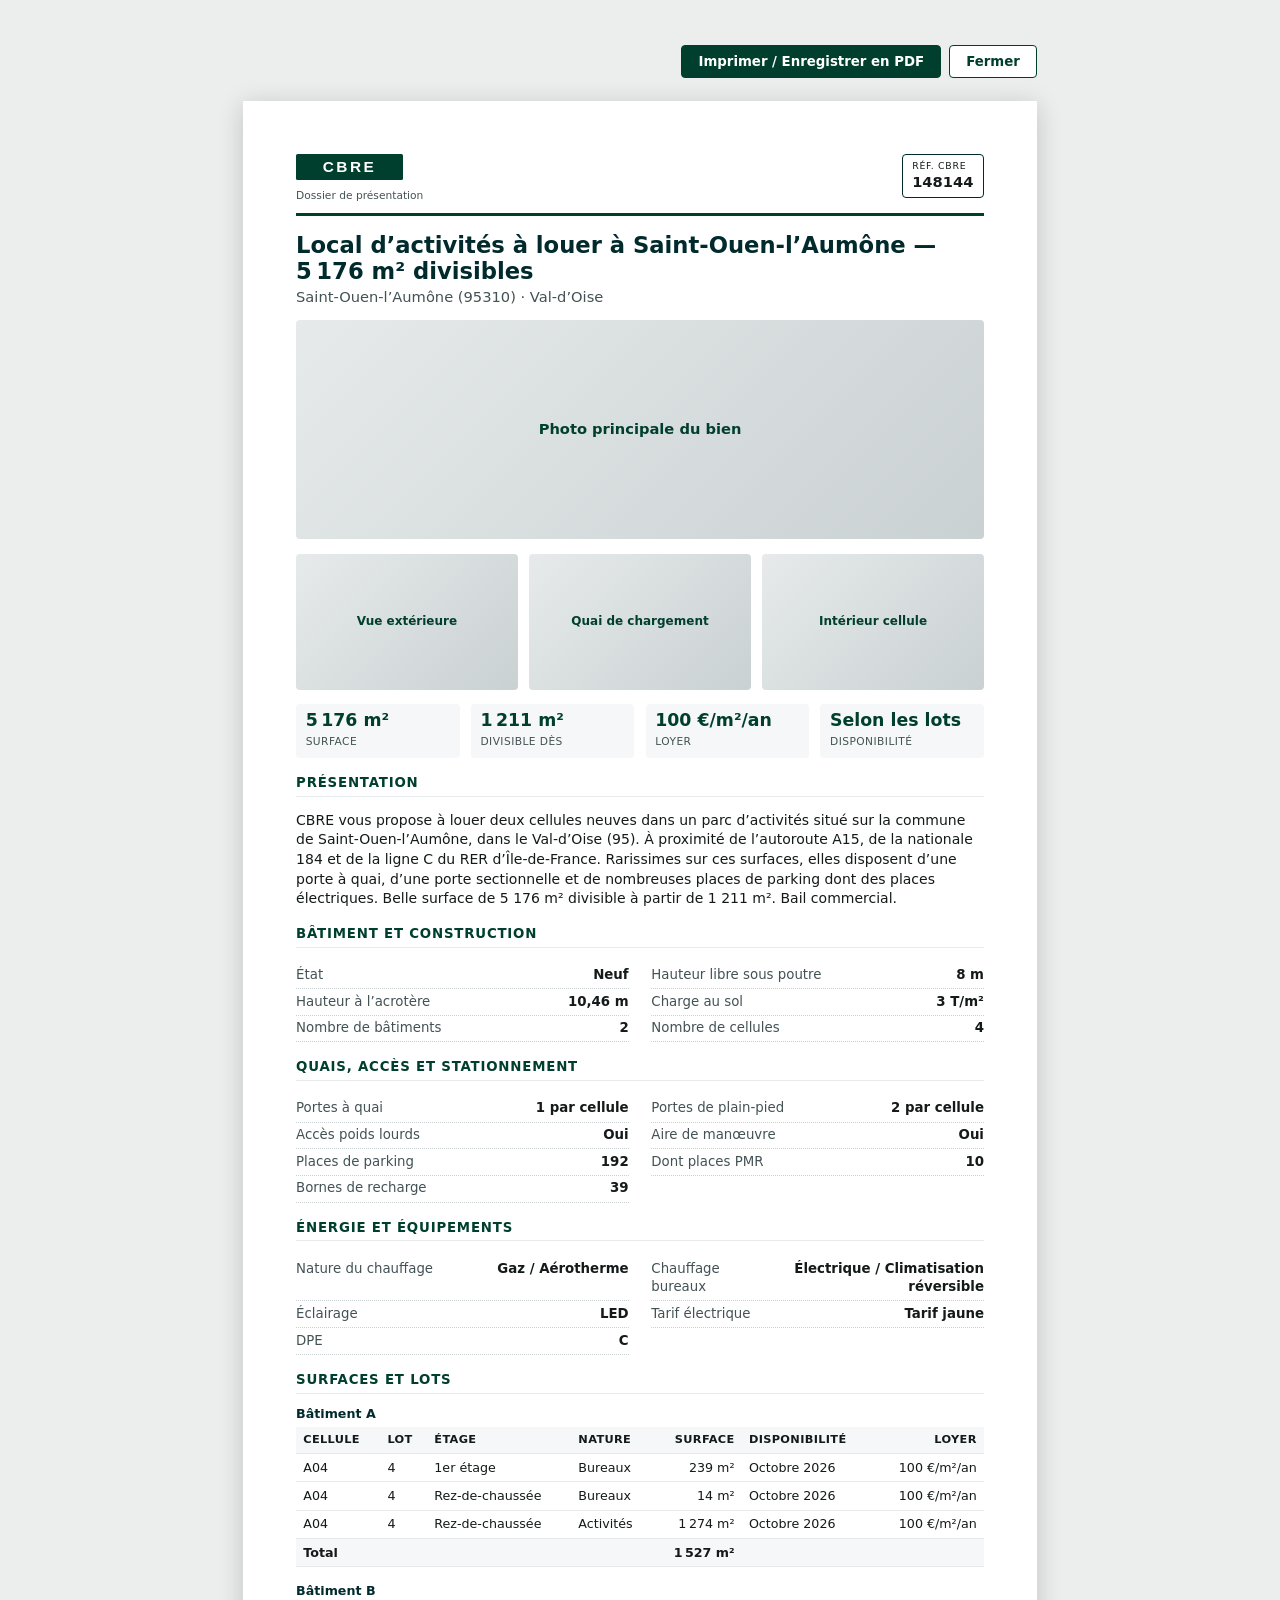
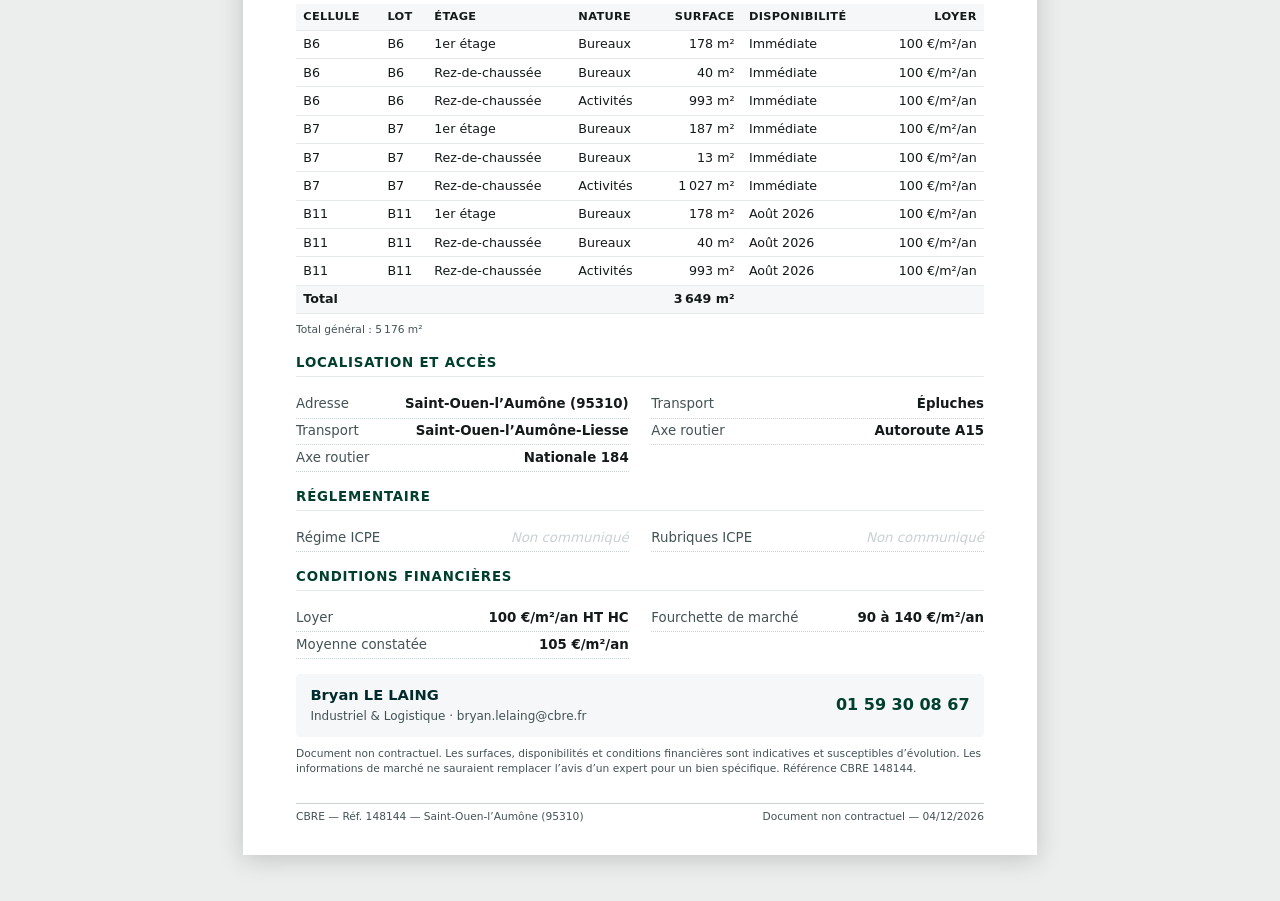
<file: refonte/dossier.html>
<!doctype html>
<html lang="fr">
<head>
<meta charset="utf-8">
<meta name="viewport" content="width=device-width, initial-scale=1">
<title>Dossier de présentation — CBRE</title>
<meta name="robots" content="noindex">
<link rel="icon" href="../assets/img/logo.svg?v=da31b7548a">
<link rel="stylesheet" href="assets/css/print.css?v=19b5488764">
</head>
<body data-mode="dossier">

<div class="doc-actions">
  <button type="button" id="doPrint">Imprimer / Enregistrer en PDF</button>
  <button type="button" class="ghost" onclick="window.close()">Fermer</button>
</div>

<article class="sheet"></article>

<script src="assets/js/data.js?v=46fe47295a"></script>
<script src="assets/js/common.js?v=61ff1c08b4"></script>
<script src="assets/js/export.js?v=39eeae0dc2"></script>
</body>
</html>
</file>
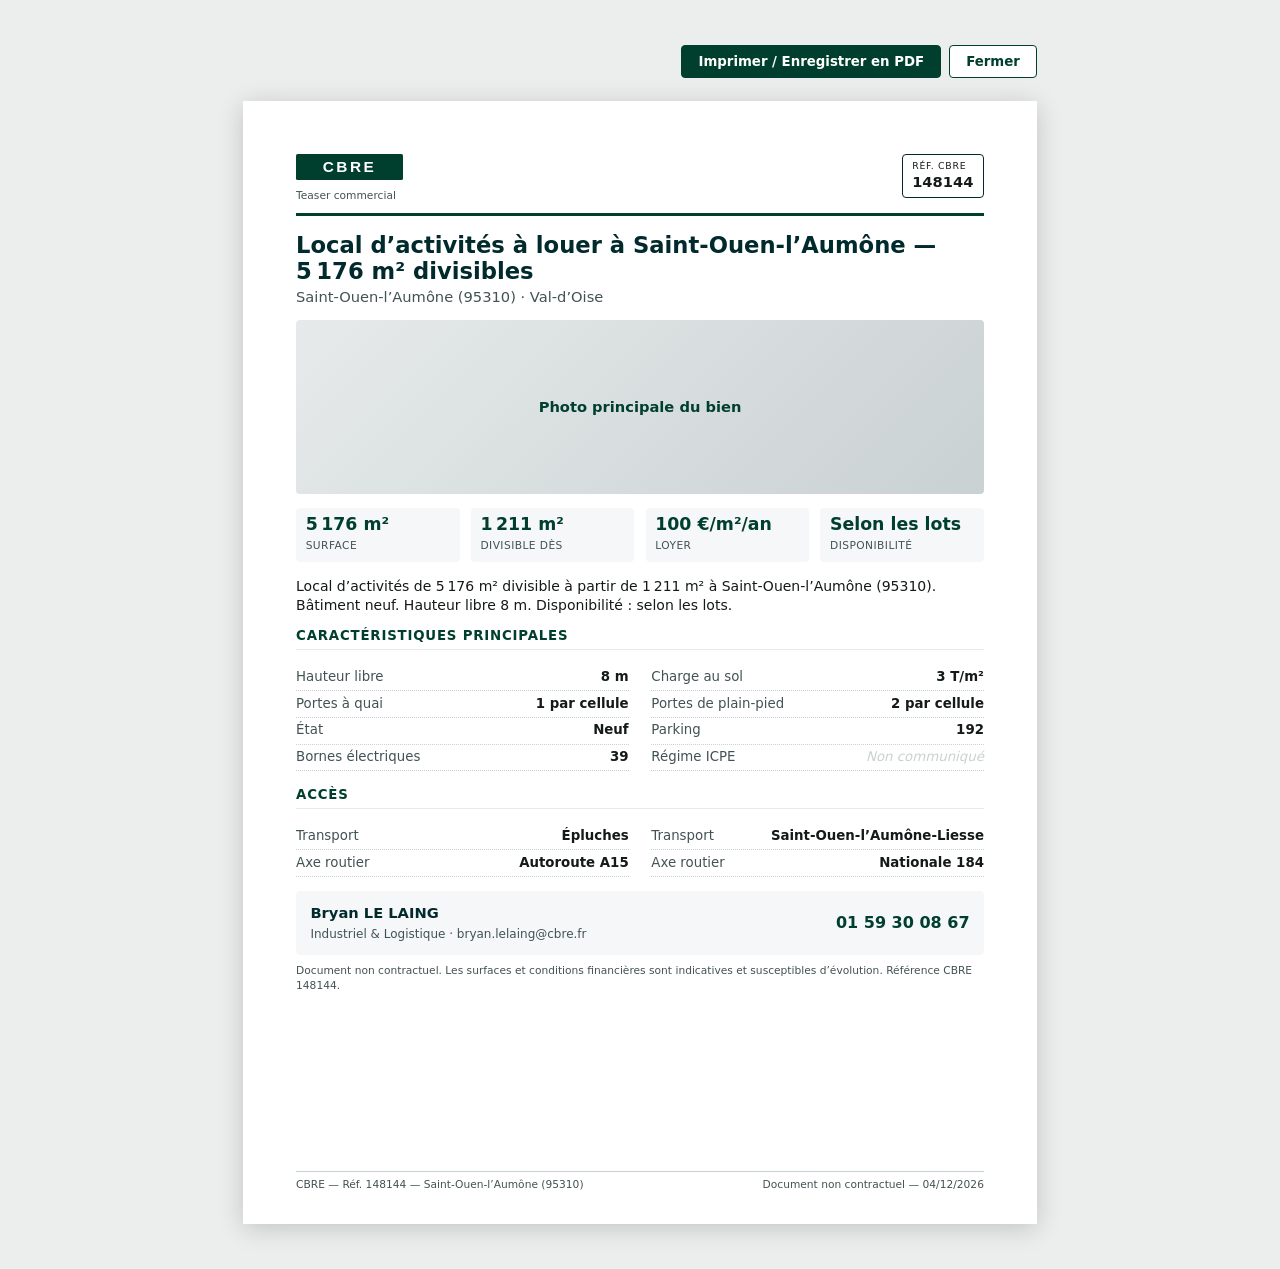
<file: refonte/teaser.html>
<!doctype html>
<html lang="fr">
<head>
<meta charset="utf-8">
<meta name="viewport" content="width=device-width, initial-scale=1">
<title>Teaser — CBRE</title>
<meta name="robots" content="noindex">
<link rel="icon" href="../assets/img/logo.svg?v=da31b7548a">
<link rel="stylesheet" href="assets/css/print.css?v=19b5488764">
</head>
<body data-mode="teaser">

<div class="doc-actions">
  <button type="button" id="doPrint">Imprimer / Enregistrer en PDF</button>
  <button type="button" class="ghost" onclick="window.close()">Fermer</button>
</div>

<article class="sheet"></article>

<script src="assets/js/data.js?v=46fe47295a"></script>
<script src="assets/js/common.js?v=61ff1c08b4"></script>
<script src="assets/js/export.js?v=39eeae0dc2"></script>
</body>
</html>
</file>
<file: refonte/assets/css/print.css>
/* =============================================================================
   Documents commerciaux : teaser synthétique et dossier détaillé.
   Pensés pour l'impression et l'export PDF — aucun élément de navigation,
   référence CBRE visible sur chaque page.
   ============================================================================= */

:root{
  --green-600:#003f2d;
  --light-green:#17e88f;
  --dark-green-100:#e6eaea;
  --dark-green-600:#012a2d;
  --dark-grey-600:#435254;
  --light-grey:#f5f7f8;
  --light-grey-600:#cad1d3;
  --font-sans:"CalibreRegular","Inter",system-ui,-apple-system,"Segoe UI",Roboto,Arial,sans-serif;
}

*,*::before,*::after{box-sizing:border-box}

body{
  margin:0;font-family:var(--font-sans);color:#141919;background:#eceeee;
  font-size:11pt;line-height:1.4;
}

/* Feuille A4 simulée à l'écran, page réelle à l'impression */
.sheet{
  width:210mm;min-height:297mm;margin:12mm auto;padding:14mm 14mm 18mm;
  background:#fff;box-shadow:0 4px 24px rgba(0,0,0,.18);position:relative;
}

.doc-actions{
  max-width:210mm;margin:12mm auto -6mm;display:flex;gap:.5rem;justify-content:flex-end;
}
.doc-actions button{
  border:1px solid var(--green-600);background:var(--green-600);color:#fff;
  border-radius:4px;padding:.5rem 1rem;font-weight:600;cursor:pointer;font-family:inherit;
}
.doc-actions button.ghost{background:#fff;color:var(--green-600)}

/* --- En-tête / pied de document --- */
.doc-head{
  display:flex;align-items:flex-start;justify-content:space-between;gap:1rem;
  border-bottom:3px solid var(--green-600);padding-bottom:.6rem;margin-bottom:1rem;
}
.doc-head img{height:26px}
.doc-ref{
  border:1.5px solid var(--dark-green-600);border-radius:4px;padding:.25rem .6rem;
  font-weight:600;font-size:11pt;white-space:nowrap;
}
.doc-ref small{display:block;font-size:7pt;text-transform:uppercase;letter-spacing:.08em;font-weight:400}

.doc-foot{
  position:absolute;left:14mm;right:14mm;bottom:8mm;border-top:1px solid var(--light-grey-600);
  padding-top:.4rem;display:flex;justify-content:space-between;
  font-size:8pt;color:var(--dark-grey-600);
}

h1{font-size:17pt;color:var(--dark-green-600);margin:0 0 .15rem;line-height:1.15}
h2{font-size:10pt;text-transform:uppercase;letter-spacing:.06em;color:var(--green-600);
   margin:1rem 0 .4rem;padding-bottom:.2rem;border-bottom:1px solid var(--dark-green-100)}
.doc-loc{color:var(--dark-grey-600);font-size:11pt;margin-bottom:.8rem}

/* --- Visuel --- */
.doc-photo{
  height:58mm;border-radius:4px;background:linear-gradient(135deg,var(--dark-green-100),var(--light-grey-600));
  display:grid;place-items:center;color:var(--green-600);font-weight:600;margin-bottom:.9rem;
}
/* Le teaser doit tenir sur une page, y compris avec un tableau de lots :
   le visuel cède la place au contenu chiffré. */
body[data-mode="teaser"] .doc-photo{height:46mm}
body[data-mode="teaser"] h2{margin:.7rem 0 .3rem}
body[data-mode="teaser"] .doc-lede{margin-bottom:.55rem}
.doc-photos{display:grid;grid-template-columns:repeat(3,1fr);gap:3mm;margin-bottom:.9rem}
.doc-photos div{
  height:36mm;border-radius:4px;background:linear-gradient(135deg,var(--dark-green-100),var(--light-grey-600));
  display:grid;place-items:center;color:var(--green-600);font-size:9pt;font-weight:600;
}

/* --- Chiffres clés --- */
.doc-kpis{display:grid;grid-template-columns:repeat(4,1fr);gap:3mm;margin-bottom:.9rem}
.doc-kpi{background:var(--light-grey);border-radius:4px;padding:.45rem .6rem}
.doc-kpi b{display:block;font-size:13pt;color:var(--green-600);line-height:1.1}
.doc-kpi span{font-size:8pt;text-transform:uppercase;letter-spacing:.04em;color:var(--dark-grey-600)}

/* --- Tableaux libellé / valeur --- */
.doc-specs{display:grid;grid-template-columns:1fr 1fr;gap:0 6mm}
.doc-specs .row{
  display:flex;justify-content:space-between;gap:1rem;padding:.22rem 0;
  border-bottom:1px dotted var(--light-grey-600);font-size:10pt;
}
.doc-specs dt{color:var(--dark-grey-600);margin:0}
.doc-specs dd{margin:0;font-weight:600;text-align:right}
.doc-specs dd.empty{font-weight:400;font-style:italic;color:var(--light-grey-600)}

table{width:100%;border-collapse:collapse;font-size:9.5pt;margin-bottom:.6rem}
caption{text-align:left;font-weight:600;padding:.3rem 0;color:var(--dark-green-600)}
th,td{padding:.3rem .45rem;border-bottom:1px solid var(--dark-green-100);text-align:left}
thead th{background:var(--light-grey);font-size:8.5pt;text-transform:uppercase;letter-spacing:.03em}
tfoot td{font-weight:600;background:var(--light-grey)}
td.num,th.num{text-align:right;font-variant-numeric:tabular-nums}

.doc-lede{font-size:10.5pt;margin-bottom:.8rem}

/* --- Contact --- */
.doc-contact{
  background:var(--light-grey);border-radius:4px;padding:.7rem .9rem;
  display:flex;align-items:center;gap:1rem;margin-top:.9rem;
}
.doc-contact b{color:var(--dark-green-600)}
.doc-contact .tel{margin-left:auto;font-size:12pt;font-weight:600;color:var(--green-600)}

.doc-note{font-size:8pt;color:var(--dark-grey-600);margin-top:.6rem}

@media print{
  body{background:#fff}
  .sheet{width:auto;min-height:0;margin:0;padding:0;box-shadow:none}
  .doc-actions{display:none}
  .doc-foot{position:fixed;bottom:6mm;left:0;right:0}
  h2{break-after:avoid}
  table{break-inside:auto}
  tr{break-inside:avoid}
  .doc-specs,.doc-kpis,.doc-contact{break-inside:avoid}
  @page{size:A4;margin:12mm 12mm 16mm}
}
</file>
<file: assets/css/cbre.css>
/* ==========================================================================
   CBRE Immobilier d'entreprise - feuille de style principale
   Tokens releves sur immobilier.cbre.fr (Bootstrap 5 + surcouche maison)
   ========================================================================== */

:root{
  /* --- Charte CBRE --- */
  --green-600:#003f2d;          /* vert CBRE historique */
  --light-green:#17e88f;        /* vert accent */
  --rgba-light-green:23,232,143;

  --dark-green-100:#e6eaea;
  --dark-green-600:#012a2d;
  --dark-green-900:#000d0e;
  --rgba-dark-green-600:1,42,45;

  --primary:#3d5e61;
  --primary-hover:#517d81;
  --rgba-primary:61,94,97;
  --light-primary:#cbd9da;

  --secondary:#012a2d;
  --secondary-hover:#4d6a6c;

  --dark-grey-100:#eceeee;
  --dark-grey-600:#435254;
  --dark-grey-900:#141919;

  --light-grey:#f5f7f8;
  --light-grey-600:#cad1d3;
  --rgba-light-grey:245,247,248;

  --white:#fcfdfd;
  --rgba-white:252,253,253;
  --black:#000;
  --yellow:#dbd99a;
  --is-invalid:#dc3545;

  /* --- Metriques --- */
  /* Hauteur reelle du header fixe : valeur de repli, recalculee au runtime
     par app.js (initHeaderOffset) car elle depend du chargement des polices. */
  --header-h:103px;
  --border-radius:10px;
  --half-border-radius:5px;
  --padding-section:30px;
  --padding-section-sm:64px;

  /* Calibre est la police proprietaire CBRE : deposer les .woff2 dans
     assets/fonts/ puis decommenter le @font-face ci-dessous. */
  --font-sans:"CalibreRegular","Inter",system-ui,-apple-system,"Segoe UI",Roboto,"Helvetica Neue",Arial,sans-serif;

  /* Surcharges Bootstrap */
  --bs-primary:var(--primary);
  --bs-body-font-family:var(--font-sans);
  --bs-body-color:var(--dark-grey-900);
  --bs-border-radius:var(--border-radius);
}

/*
@font-face{font-family:"CalibreRegular";src:url("../fonts/Calibre-Regular.woff2") format("woff2");font-weight:400;font-display:swap}
@font-face{font-family:"CalibreRegular";src:url("../fonts/Calibre-Semibold.woff2") format("woff2");font-weight:600;font-display:swap}
*/

/* ==========================================================================
   Base
   ========================================================================== */
body{
  font-family:var(--font-sans);
  color:var(--dark-grey-900);
  background:var(--white);
  padding-top:var(--header-h);  /* compense le header fixed-top */
}

h1,h2,h3,h4,h5{font-weight:600;line-height:1.15;color:var(--dark-green-600)}
h1{font-size:2rem}
h2{font-size:1.75rem}
h3{font-size:1.375rem}
a{color:var(--primary);text-decoration:none}
a:hover{color:var(--primary-hover)}
.text-regular{font-weight:400}
.small,small{font-size:.875rem}
.text-muted-cbre{color:var(--dark-grey-600)}

section.section{padding:var(--padding-section) 0;border-bottom:1px solid var(--dark-green-100)}
section.section:last-child{border-bottom:0}
.bg-light-grey{background:var(--light-grey)}
.bg-green{background:var(--green-600);color:var(--white)}
.bg-green h2,.bg-green h3{color:var(--white)}

/* ==========================================================================
   Boutons
   ========================================================================== */
.btn{--bs-btn-border-radius:var(--half-border-radius);font-weight:600;padding:.65rem 1.35rem}
.btn-primary{
  --bs-btn-bg:var(--green-600);--bs-btn-border-color:var(--green-600);
  --bs-btn-hover-bg:var(--primary-hover);--bs-btn-hover-border-color:var(--primary-hover);
  --bs-btn-active-bg:var(--dark-green-600);--bs-btn-active-border-color:var(--dark-green-600);
  --bs-btn-color:var(--white);--bs-btn-hover-color:var(--white);
}
.btn-accent{
  --bs-btn-bg:var(--light-green);--bs-btn-border-color:var(--light-green);
  --bs-btn-hover-bg:#0fd07e;--bs-btn-hover-border-color:#0fd07e;
  --bs-btn-color:var(--dark-green-600);--bs-btn-hover-color:var(--dark-green-600);
}
.btn-outline-primary{
  --bs-btn-color:var(--green-600);--bs-btn-border-color:var(--green-600);
  --bs-btn-hover-bg:var(--green-600);--bs-btn-hover-border-color:var(--green-600);
  --bs-btn-hover-color:var(--white);
}
.btn-img-left{display:inline-flex;align-items:center;gap:.5rem}

/* ==========================================================================
   Header  (.navbar-top + .navbar, fixed-top)
   ========================================================================== */
header.fixed-top{background:var(--white);box-shadow:0 1px 0 rgba(0,0,0,.07)}

.navbar-top{background:var(--dark-green-600);font-size:.875rem}
.navbar-top .cta{display:flex;justify-content:flex-end;gap:1.75rem;padding:.5rem 0}
.navbar-top .cta a{color:var(--white);display:inline-flex;align-items:center;gap:.4rem}
.navbar-top .cta a:hover{color:var(--light-green)}
@media (max-width:991.98px){ .navbar-top{display:none} }

/* Logo à gauche, barre de filtres au centre, utilitaires à droite. */
.navbar{padding:.6rem 0}
.navbar .container{display:flex;align-items:center;gap:1.25rem;flex-wrap:wrap}
.navbar-brand{display:flex;align-items:center;flex:0 0 auto}
.navbar-brand .logo{height:32px;width:auto}

.navbar-search{flex:1 1 320px;min-width:0}

.navbar-utils{display:flex;align-items:center;gap:1.1rem;flex:0 0 auto;margin-left:auto}
.navbar-utils a{color:var(--dark-green-600);display:inline-flex;align-items:center;gap:.4rem;font-weight:600}
.navbar-utils a:hover{color:var(--primary)}
.navbar-utils .tel{white-space:nowrap}
/* Favoris : le cœur seul, le libellé passe en nom accessible */
.navbar-utils .fav{font-size:1.25rem;line-height:1;gap:.2rem}
.navbar-utils .fav [data-fav-count]{font-size:.8rem;font-weight:600}
.navbar-utils .account{white-space:nowrap}

/* ==========================================================================
   Moteur de recherche
   ========================================================================== */
.search-engine{
  background:var(--white);border-radius:var(--border-radius);
  box-shadow:0 12px 32px rgba(1,42,45,.18);padding:.5rem;
}
.search-engine .row{--bs-gutter-x:0}
.search-engine .field{
  padding:.6rem 1rem;border-right:1px solid var(--dark-green-100);position:relative;
}
.search-engine .field:last-of-type{border-right:0}
.search-engine .field label{
  display:block;font-size:.7rem;text-transform:uppercase;letter-spacing:.04em;
  color:var(--dark-grey-600);font-weight:600;margin-bottom:.1rem;
}
.search-engine .field select,
.search-engine .field input{
  border:0;padding:0;width:100%;font-size:1rem;font-weight:600;
  color:var(--dark-green-600);background:transparent;outline:none;
}
.search-engine .submit{padding:.35rem}
.search-engine .submit .btn{width:100%;height:100%}
@media (max-width:767.98px){
  .search-engine .field{border-right:0;border-bottom:1px solid var(--dark-green-100)}
}

/* Barre de filtres, désormais intégrée à l'en-tête */
.filter-bar{display:flex;flex-wrap:wrap;gap:.4rem;align-items:center}
.filter-bar .filter{
  background:var(--white);border:1px solid var(--light-grey-600);border-radius:var(--half-border-radius);
  padding:.35rem .7rem;font-weight:600;color:var(--dark-green-600);font-size:.87rem;
  display:inline-flex;align-items:center;gap:.4rem;cursor:pointer;white-space:nowrap;
}
.filter-bar .filter:hover{border-color:var(--primary)}

/* Bouton de recherche : vert CBRE, picto seul */
.btn-search{
  display:inline-grid;place-items:center;width:38px;height:34px;padding:0;flex:0 0 auto;
  background:var(--green-600);border-color:var(--green-600);color:var(--white);
}
.btn-search:hover{background:var(--primary-hover);border-color:var(--primary-hover);color:var(--white)}
.btn-search svg{display:block}

/* Quand la largeur manque, les filtres passent sous la ligne logo + utilitaires
   plutôt que d'entraîner ceux-ci avec eux. */
@media (max-width:860px){
  .navbar-brand{order:1}
  .navbar-utils{order:2}
  .navbar-search{order:3;flex:1 1 100%}
  .filter-bar{overflow-x:auto;flex-wrap:nowrap;padding-bottom:.15rem}
}
@media (max-width:560px){
  .navbar-utils{gap:.75rem}
  .navbar-utils .account span,.navbar-utils .tel{font-size:.85rem}
}

/* ==========================================================================
   Hero (accueil)
   ========================================================================== */
.hero{
  position:relative;color:var(--white);
  background:linear-gradient(120deg,var(--dark-green-600) 0%,var(--green-600) 55%,var(--primary) 100%);
  padding:4rem 0 5.5rem;
}
.hero h1{color:var(--white);font-size:2.5rem;max-width:20ch}
.hero .baseline{
  display:inline-block;margin-bottom:1rem;font-weight:600;letter-spacing:.06em;
  text-transform:uppercase;font-size:.8rem;color:var(--light-green);
}
.hero .search-engine{margin-top:2rem}

/* Chiffres cles */
.key-figures{background:var(--light-grey);padding:var(--padding-section) 0}
.key-figures .figure-value{
  font-size:2.5rem;font-weight:600;color:var(--green-600);line-height:1;
}
.key-figures .figure-label{color:var(--dark-grey-600);margin-top:.35rem}

/* ==========================================================================
   Carte annonce  (.card.property-item)
   ========================================================================== */
.card.property-item{
  display:block;border:1px solid var(--dark-green-100);border-radius:var(--border-radius);
  overflow:hidden;background:var(--white);color:inherit;height:100%;
  transition:box-shadow .25s ease,transform .25s ease;
}
.card.property-item:hover{box-shadow:0 10px 26px rgba(1,42,45,.14);transform:translateY(-2px)}
.card.property-item .card-img{position:relative;aspect-ratio:450/275;background:var(--dark-green-100)}
.card.property-item .card-img img{width:100%;height:100%;object-fit:cover;display:block}
/* « Nouveauté » : statut objectif adossé à la date de mise à jour du mandat,
   là où « Opportunité » relevait d'une appréciation non explicitée. */
.card.property-item .badge-nouveaute{
  position:absolute;top:.65rem;left:.65rem;z-index:2;
  background:var(--light-green);color:var(--dark-green-600);
  font-size:.72rem;font-weight:600;padding:.25rem .6rem;border-radius:var(--half-border-radius);
}
.card.property-item .btn-fav{
  position:absolute;top:.65rem;right:.65rem;z-index:2;border:0;
  background:rgba(var(--rgba-white),.9);border-radius:50%;width:34px;height:34px;
  display:grid;place-items:center;color:var(--green-600);
}
.card.property-item .card-body{padding:1rem}
.card.property-item .price{font-size:1.125rem;font-weight:600;color:var(--dark-green-600)}
.card.property-item .surface{color:var(--dark-grey-600);font-size:.9rem;margin-bottom:.35rem}
.card.property-item .title{font-size:1rem;font-weight:600;color:var(--dark-green-600);margin:0 0 .4rem}
.card.property-item .dispo{font-size:.85rem;color:var(--dark-grey-600)}
.card.property-item .card-actions{display:flex;gap:.5rem;padding:0 1rem 1rem}
.card.property-item .card-actions .btn{flex:1;font-size:.82rem;padding:.5rem .5rem}

/* Rail horizontal scrollable (remplace Flickity cote maquette) */
.card-rail{display:flex;gap:1rem;overflow-x:auto;scroll-snap-type:x mandatory;padding-bottom:.75rem}
.card-rail>*{flex:0 0 300px;scroll-snap-align:start}
.card-rail::-webkit-scrollbar{height:6px}
.card-rail::-webkit-scrollbar-thumb{background:var(--light-grey-600);border-radius:3px}

/* ==========================================================================
   Parcours 3 etapes
   ========================================================================== */
.step{text-align:center;padding:1rem}
.step .num{
  width:56px;height:56px;border-radius:50%;background:var(--light-green);
  color:var(--dark-green-600);font-size:1.5rem;font-weight:600;
  display:grid;place-items:center;margin:0 auto 1rem;
}

/* ==========================================================================
   Bloc "Confier mon bien"
   ========================================================================== */
.owner-cta{
  background:var(--green-600);color:var(--white);border-radius:var(--border-radius);
  padding:2.5rem;display:flex;flex-wrap:wrap;gap:1.5rem;
  align-items:center;justify-content:space-between;
}
.owner-cta h2{color:var(--white);margin:0}

/* ==========================================================================
   Blog
   ========================================================================== */
.post-card{
  border:1px solid var(--dark-green-100);border-radius:var(--border-radius);
  overflow:hidden;height:100%;background:var(--white);display:block;color:inherit;
}
.post-card:hover{box-shadow:0 10px 26px rgba(1,42,45,.12)}
.post-card .thumb{aspect-ratio:16/9;background:var(--dark-green-100)}
.post-card .thumb img{width:100%;height:100%;object-fit:cover}
.post-card .post-body{padding:1rem}
.post-card .date{font-size:.8rem;color:var(--dark-grey-600)}
.post-card h3{font-size:1.05rem;margin:.35rem 0 .5rem}

/* ==========================================================================
   Page annonce
   ========================================================================== */
.back-link{padding:.75rem 0;font-size:.9rem}
.breadcrumb{
  list-style:none;display:flex;flex-wrap:wrap;gap:.35rem;
  padding:0;margin:0 0 .75rem;font-size:.82rem;color:var(--dark-grey-600);
}
.breadcrumb-item+.breadcrumb-item::before{content:"/";padding-right:.35rem;color:var(--light-grey-600)}
.breadcrumb-item a{color:var(--dark-grey-600)}
.breadcrumb-item.active span{color:var(--dark-green-900)}

.property-header{display:flex;flex-wrap:wrap;gap:1rem;align-items:center;justify-content:space-between;margin-bottom:.5rem}
.property-address{display:flex;align-items:center;gap:.4rem;color:var(--dark-grey-600)}
.dispo-badge{
  display:inline-flex;align-items:center;gap:.4rem;background:var(--light-grey);
  border-radius:var(--half-border-radius);padding:.4rem .75rem;font-size:.88rem;
  color:var(--dark-green-600);margin-bottom:1rem;
}

/* Galerie : 1 grande + 2 vignettes (col-md-8 / col-md-4) */
.image-zone{margin-bottom:1.5rem}
.image-zone .main-img,.image-zone .thumb-img{
  border-radius:var(--border-radius);overflow:hidden;background:var(--dark-green-100);
}
.image-zone .main-img{aspect-ratio:8/5}
.image-zone .thumb-img{aspect-ratio:8/5}
.image-zone img{width:100%;height:100%;object-fit:cover;display:block}
.image-zone .more-photos{position:relative}
.image-zone .more-photos .overlay{
  position:absolute;inset:0;background:rgba(var(--rgba-dark-green-600),.55);
  color:var(--white);display:grid;place-items:center;font-weight:600;
}

/* Menu d'ancres (.section-menu > a.sliding-line) */
.section-menu{
  display:flex;gap:1.5rem;overflow-x:auto;border-bottom:1px solid var(--dark-green-100);
  position:sticky;top:var(--header-h);background:var(--white);z-index:10;
}
.section-menu .sliding-line{
  padding:.85rem 0;font-weight:600;color:var(--dark-grey-600);white-space:nowrap;
  border-bottom:2px solid transparent;margin-bottom:-1px;
}
.section-menu .sliding-line:hover{color:var(--green-600)}
.section-menu .sliding-line.active{color:var(--green-600);border-bottom-color:var(--light-green)}

.related-links{font-size:.85rem;color:var(--dark-grey-600);padding:1rem 0}
.related-links p{margin-bottom:.35rem}

/* Caracteristiques (pictos) */
.features{display:flex;flex-wrap:wrap;gap:.5rem;margin-top:1rem;padding-left:0}
.features li{
  list-style:none;background:var(--light-grey);border-radius:var(--half-border-radius);
  padding:.45rem .8rem;font-size:.88rem;color:var(--dark-green-600);
  display:inline-flex;align-items:center;gap:.45rem;
}

/* Tableau des lots */
.table-lots{width:100%;font-size:.9rem;border-collapse:collapse}
.table-lots thead th{
  background:var(--light-grey);color:var(--dark-green-600);font-weight:600;
  padding:.65rem .75rem;text-align:left;border-bottom:1px solid var(--light-grey-600);white-space:nowrap;
}
.table-lots td{padding:.65rem .75rem;border-bottom:1px solid var(--dark-green-100)}
.table-lots tr.total td{font-weight:600;background:var(--light-grey)}

/* Localisation : transports */
.transports{padding-left:0;margin:0}
.transports li{
  list-style:none;display:flex;align-items:center;gap:.6rem;
  padding:.45rem 0;border-bottom:1px dashed var(--dark-green-100);font-size:.92rem;
}
.transport-pill{
  min-width:28px;height:24px;border-radius:12px;background:var(--green-600);color:var(--white);
  font-size:.75rem;font-weight:600;display:inline-grid;place-items:center;padding:0 .45rem;
}
.map-placeholder{
  border-radius:var(--border-radius);background:
    repeating-linear-gradient(45deg,var(--dark-green-100) 0 12px,var(--light-grey) 12px 24px);
  aspect-ratio:4/3;display:grid;place-items:center;color:var(--dark-grey-600);text-align:center;padding:1rem;
}

/* --- Cartes Leaflet (assets/js/maps.js) --- */
.map-live{
  border-radius:var(--border-radius);aspect-ratio:4/3;background:var(--dark-green-100);
  z-index:0;   /* garde la carte sous le header fixe */
}
.map-live--tall{aspect-ratio:auto;height:100%;border-radius:0}

.map-pin{
  display:block;width:16px;height:16px;border-radius:50%;
  background:var(--green-600);border:2px solid #fff;box-shadow:0 2px 6px rgba(0,0,0,.35);
}
.map-pin--active{
  width:28px;height:28px;background:#c8102e;
  box-shadow:0 0 0 6px rgba(200,16,46,.22),0 3px 8px rgba(0,0,0,.4);
}
.map-popup{font-family:var(--font-sans);font-size:.85rem;line-height:1.45}
.map-popup strong{color:var(--dark-green-600)}
.map-popup .ref{color:var(--dark-grey-600);font-size:.78rem;font-weight:600}

/* DPE */
.dpe{display:flex;flex-direction:column;gap:3px;max-width:340px;padding-left:0;margin:0}
.dpe li{list-style:none}
.dpe .grade{
  color:#fff;font-weight:600;font-size:.85rem;padding:.3rem .6rem;border-radius:3px;
  display:flex;justify-content:space-between;
}
.dpe .a{background:#319834;width:45%}
.dpe .b{background:#33cc31;width:53%}
.dpe .c{background:#cbfc34;width:61%;color:var(--dark-grey-900)}
.dpe .d{background:#fbfe06;width:69%;color:var(--dark-grey-900)}
.dpe .e{background:#fbcc05;width:77%;color:var(--dark-grey-900)}
.dpe .f{background:#fc9935;width:85%}
.dpe .g{background:#fc0205;width:93%}
.dpe .current{outline:2px solid var(--dark-green-600);outline-offset:2px}

/* Infos marche */
.table-market{width:100%;font-size:.9rem;border-collapse:collapse}
.table-market th,.table-market td{padding:.6rem .75rem;border-bottom:1px solid var(--dark-green-100)}
.table-market thead th{background:var(--light-grey);color:var(--dark-green-600);text-align:left}
.market-average{
  background:var(--light-grey);border-radius:var(--border-radius);padding:1.25rem;text-align:center;
}
.market-average .value{font-size:2rem;font-weight:600;color:var(--green-600);line-height:1}

/* --- Colonne droite : bloc contact sticky --- */
.property-aside{position:sticky;top:calc(var(--header-h) + 1.5rem)}
@media (max-width:991.98px){ .property-aside{position:static} }
.aside-card{
  border:1px solid var(--dark-green-100);border-radius:var(--border-radius);
  padding:1.25rem;background:var(--white);box-shadow:0 6px 20px rgba(1,42,45,.08);
}
.aside-card .kpi{display:flex;justify-content:space-between;padding:.4rem 0;font-size:.95rem}
.aside-card .kpi strong{color:var(--dark-green-600)}
.aside-card .price-main{
  font-size:1.5rem;font-weight:600;color:var(--green-600);
  border-top:1px solid var(--dark-green-100);padding-top:.75rem;margin-top:.5rem;
}
.consultant{display:flex;align-items:center;gap:.75rem;margin:1rem 0}
.consultant .avatar{
  width:52px;height:52px;border-radius:50%;background:var(--light-primary);
  display:grid;place-items:center;color:var(--green-600);font-weight:600;
}
.consultant .name{font-weight:600;color:var(--dark-green-600)}
.consultant .role{font-size:.82rem;color:var(--dark-grey-600)}

.form-label{font-size:.82rem;font-weight:600;color:var(--dark-grey-600);margin-bottom:.2rem}
.form-control,.form-select{
  border-radius:var(--half-border-radius);border-color:var(--light-grey-600);font-size:.95rem;
}
.form-control:focus,.form-select:focus{
  border-color:var(--primary);box-shadow:0 0 0 .2rem rgba(var(--rgba-primary),.15);
}
.form-consent{font-size:.78rem;color:var(--dark-grey-600)}

/* ==========================================================================
   Onglets "Selection de locaux"
   ========================================================================== */
.tab-selector{display:flex;gap:.5rem;flex-wrap:wrap;margin-bottom:1.5rem}
.tab-selector button{
  border:1px solid var(--light-grey-600);background:var(--white);border-radius:50rem;
  padding:.5rem 1.1rem;font-weight:600;color:var(--dark-green-600);font-size:.9rem;
}
.tab-selector button.active{background:var(--green-600);border-color:var(--green-600);color:var(--white)}
.link-grid a{
  display:block;padding:.5rem 0;color:var(--primary);font-size:.92rem;
  border-bottom:1px solid var(--dark-green-100);
}
.link-grid a:hover{color:var(--green-600)}

/* ==========================================================================
   Page resultats
   ========================================================================== */
.results-layout{display:grid;grid-template-columns:minmax(0,1fr) minmax(0,42%);gap:0;min-height:70vh}
@media (max-width:991.98px){ .results-layout{grid-template-columns:1fr} .results-map{display:none} }
.results-list{padding:1.25rem 1.5rem}
.results-map{position:sticky;top:var(--header-h);height:calc(100vh - var(--header-h))}
.results-map .map-placeholder{aspect-ratio:auto;height:100%;border-radius:0}
.results-head{display:flex;flex-wrap:wrap;gap:1rem;align-items:baseline;justify-content:space-between;margin-bottom:1rem}
.results-head .count{font-size:.9rem;color:var(--dark-grey-600)}
.pagination-cbre{display:flex;gap:.35rem;justify-content:center;padding:1.5rem 0}
.pagination-cbre a{
  min-width:36px;height:36px;display:grid;place-items:center;border-radius:var(--half-border-radius);
  border:1px solid var(--dark-green-100);color:var(--dark-green-600);font-size:.9rem;font-weight:600;
}
.pagination-cbre a.active{background:var(--green-600);border-color:var(--green-600);color:var(--white)}

/* ==========================================================================
   Bloc SEO + Footer
   ========================================================================== */
.seo-block{background:var(--light-grey);padding:var(--padding-section-sm) 0;font-size:.95rem;color:var(--dark-grey-600)}
.seo-block h2{font-size:1.4rem;margin-bottom:1rem}
.seo-block h3{font-size:1.1rem;margin:1.5rem 0 .5rem}

footer.site-footer{background:var(--dark-green-600);color:var(--light-primary);padding:3rem 0 1.5rem;font-size:.88rem}
footer.site-footer h4{
  color:var(--white);font-size:.82rem;text-transform:uppercase;letter-spacing:.05em;margin-bottom:.9rem;
}
footer.site-footer a{color:var(--light-primary);display:block;padding:.2rem 0}
footer.site-footer a:hover{color:var(--light-green)}
footer.site-footer .footer-bottom{
  border-top:1px solid rgba(255,255,255,.12);margin-top:2rem;padding-top:1.25rem;
  display:flex;flex-wrap:wrap;gap:1rem;justify-content:space-between;align-items:center;
}
footer.site-footer .footer-bottom a{display:inline-block;margin-right:1.25rem}
footer.site-footer .social{display:flex;gap:.75rem}
footer.site-footer .social a{
  width:34px;height:34px;border-radius:50%;border:1px solid rgba(255,255,255,.25);
  display:grid;place-items:center;padding:0;
}

/* Bandeau cookies (cookieconsent) */
.cookie-bar{
  position:fixed;left:1rem;bottom:1rem;max-width:420px;z-index:1080;
  background:var(--dark-green-600);color:var(--white);border-radius:.35em;
  padding:1.25rem;box-shadow:0 12px 40px rgba(0,0,0,.35);
}
.cookie-bar h5{color:var(--white);font-size:1rem}
.cookie-bar p{font-size:.82rem;margin:.5rem 0 1rem;color:rgba(255,255,255,.85)}
.cookie-bar .actions{display:flex;gap:.5rem;flex-wrap:wrap}
.cookie-bar .btn{padding:.45rem .9rem;font-size:.85rem;border-radius:4px}
.cookie-bar .btn-cc-primary{background:#2d4156;color:var(--white);border:0}
.cookie-bar .btn-cc-secondary{background:#eaeff2;color:var(--dark-green-600);border:0}
.cookie-bar[hidden]{display:none}

/* Barre d'action mobile (annonce) */
.mobile-action-bar{
  position:fixed;left:0;right:0;bottom:0;z-index:1040;background:var(--white);
  border-top:1px solid var(--dark-green-100);padding:.6rem .9rem;
  display:none;gap:.5rem;box-shadow:0 -4px 16px rgba(0,0,0,.08);
}
.mobile-action-bar .btn{flex:1}
@media (max-width:991.98px){ .mobile-action-bar.is-visible{display:flex} }

/* Utilitaires */
.placeholder-img{
  width:100%;height:100%;display:grid;place-items:center;
  background:linear-gradient(135deg,var(--dark-green-100),var(--light-grey-600));
  color:var(--primary);font-size:.8rem;font-weight:600;text-align:center;padding:.5rem;
}
</file>
